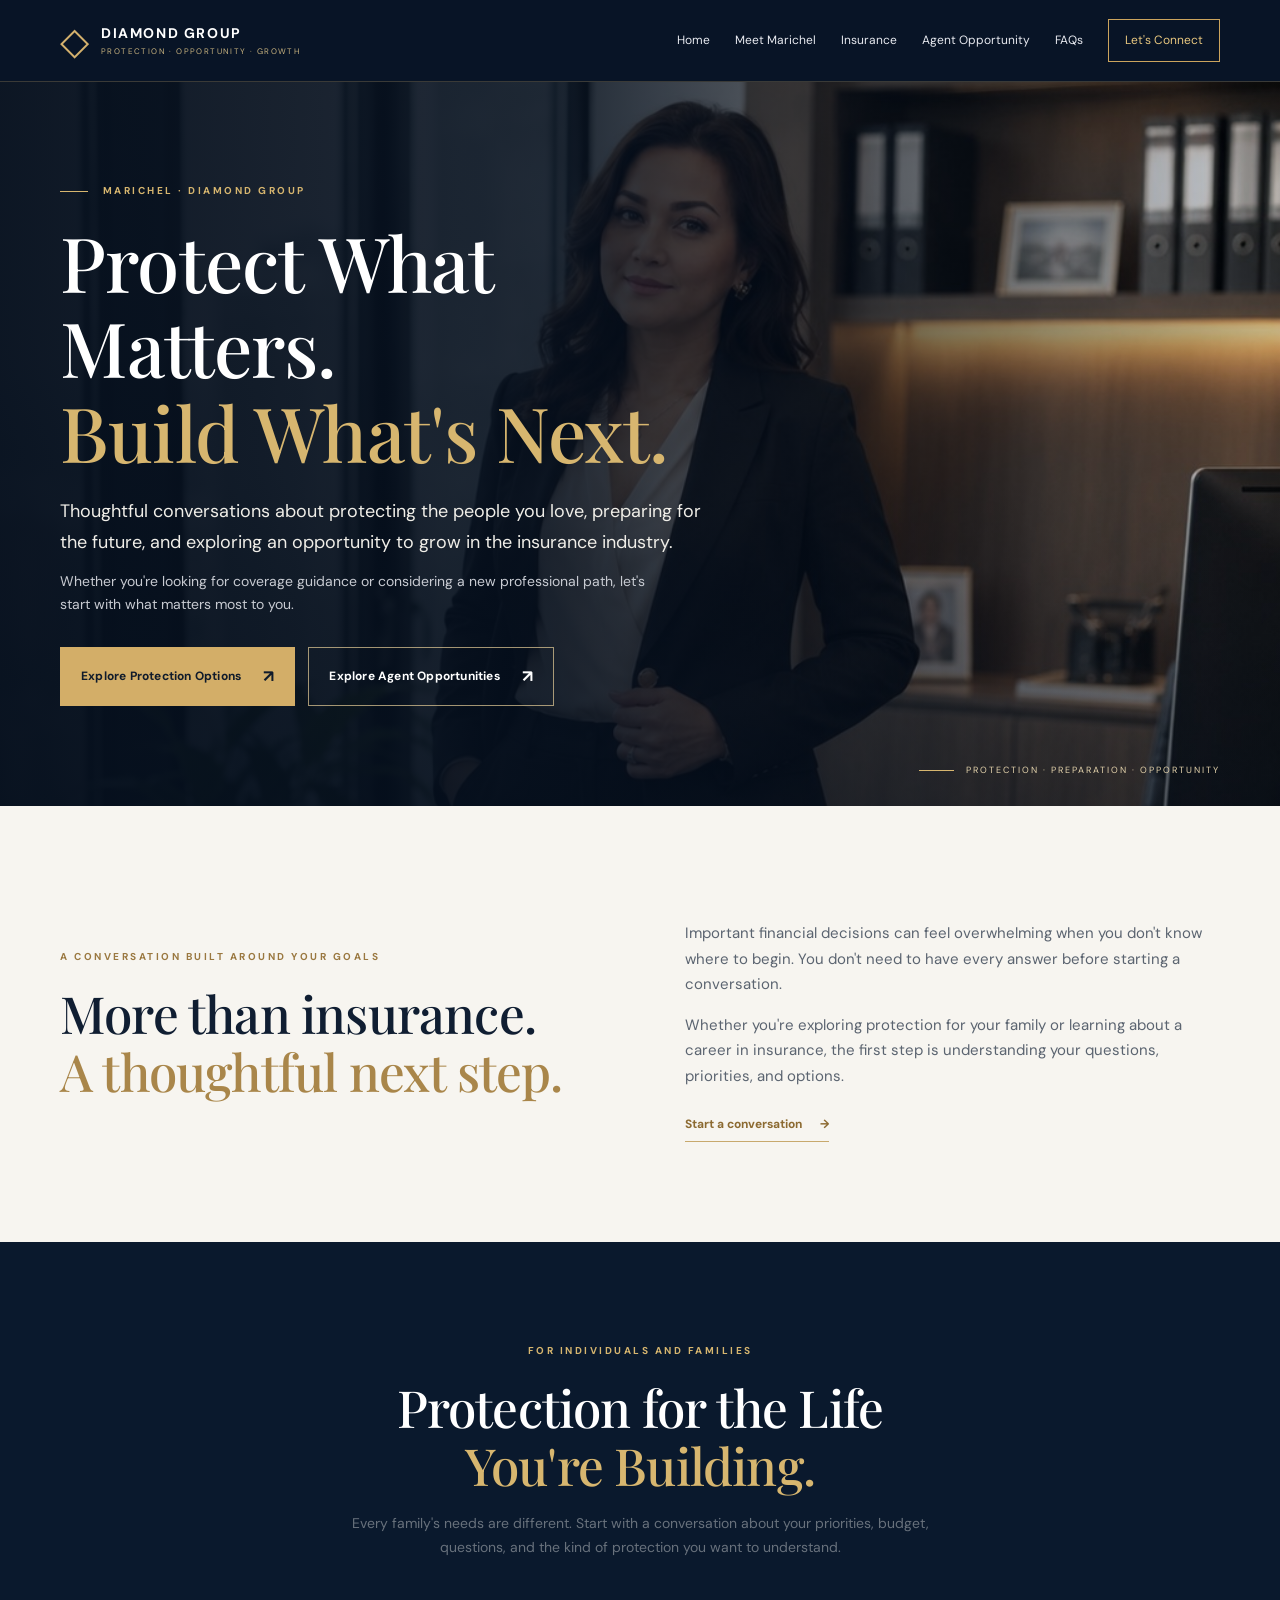
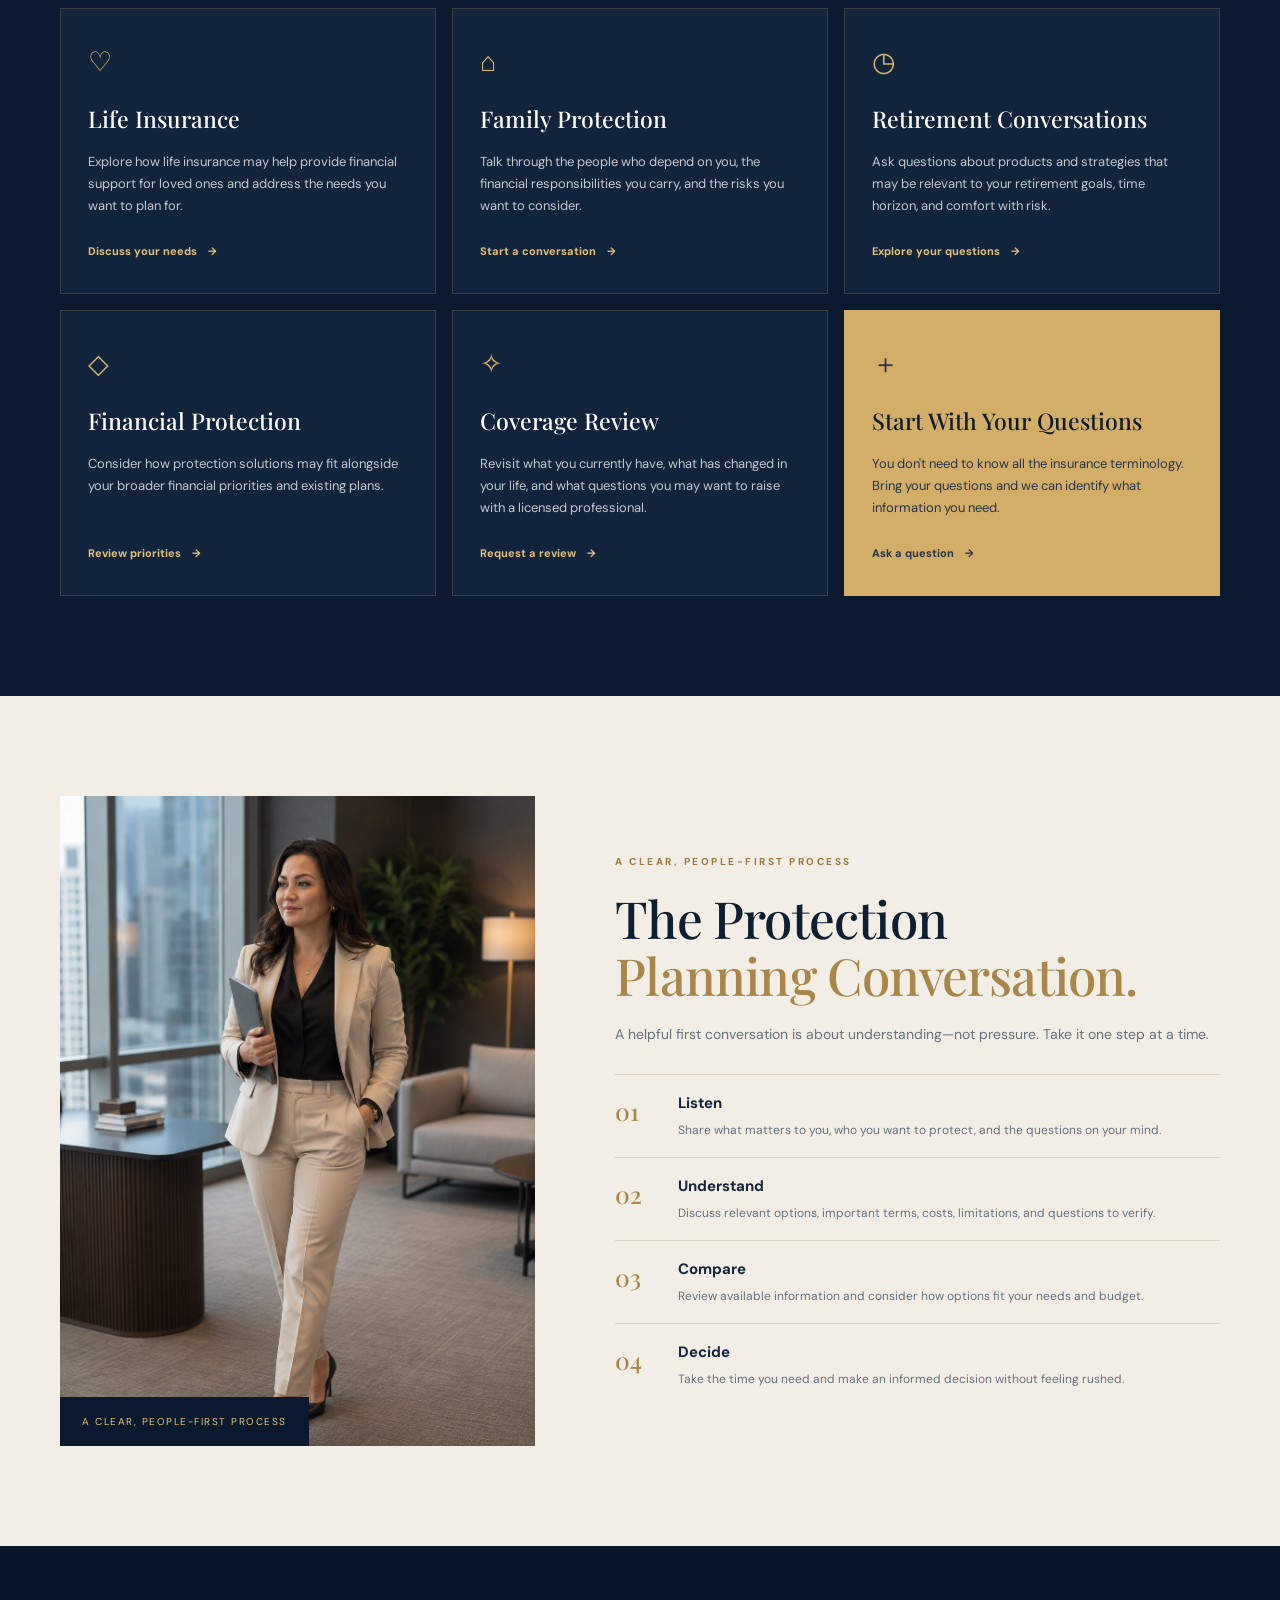
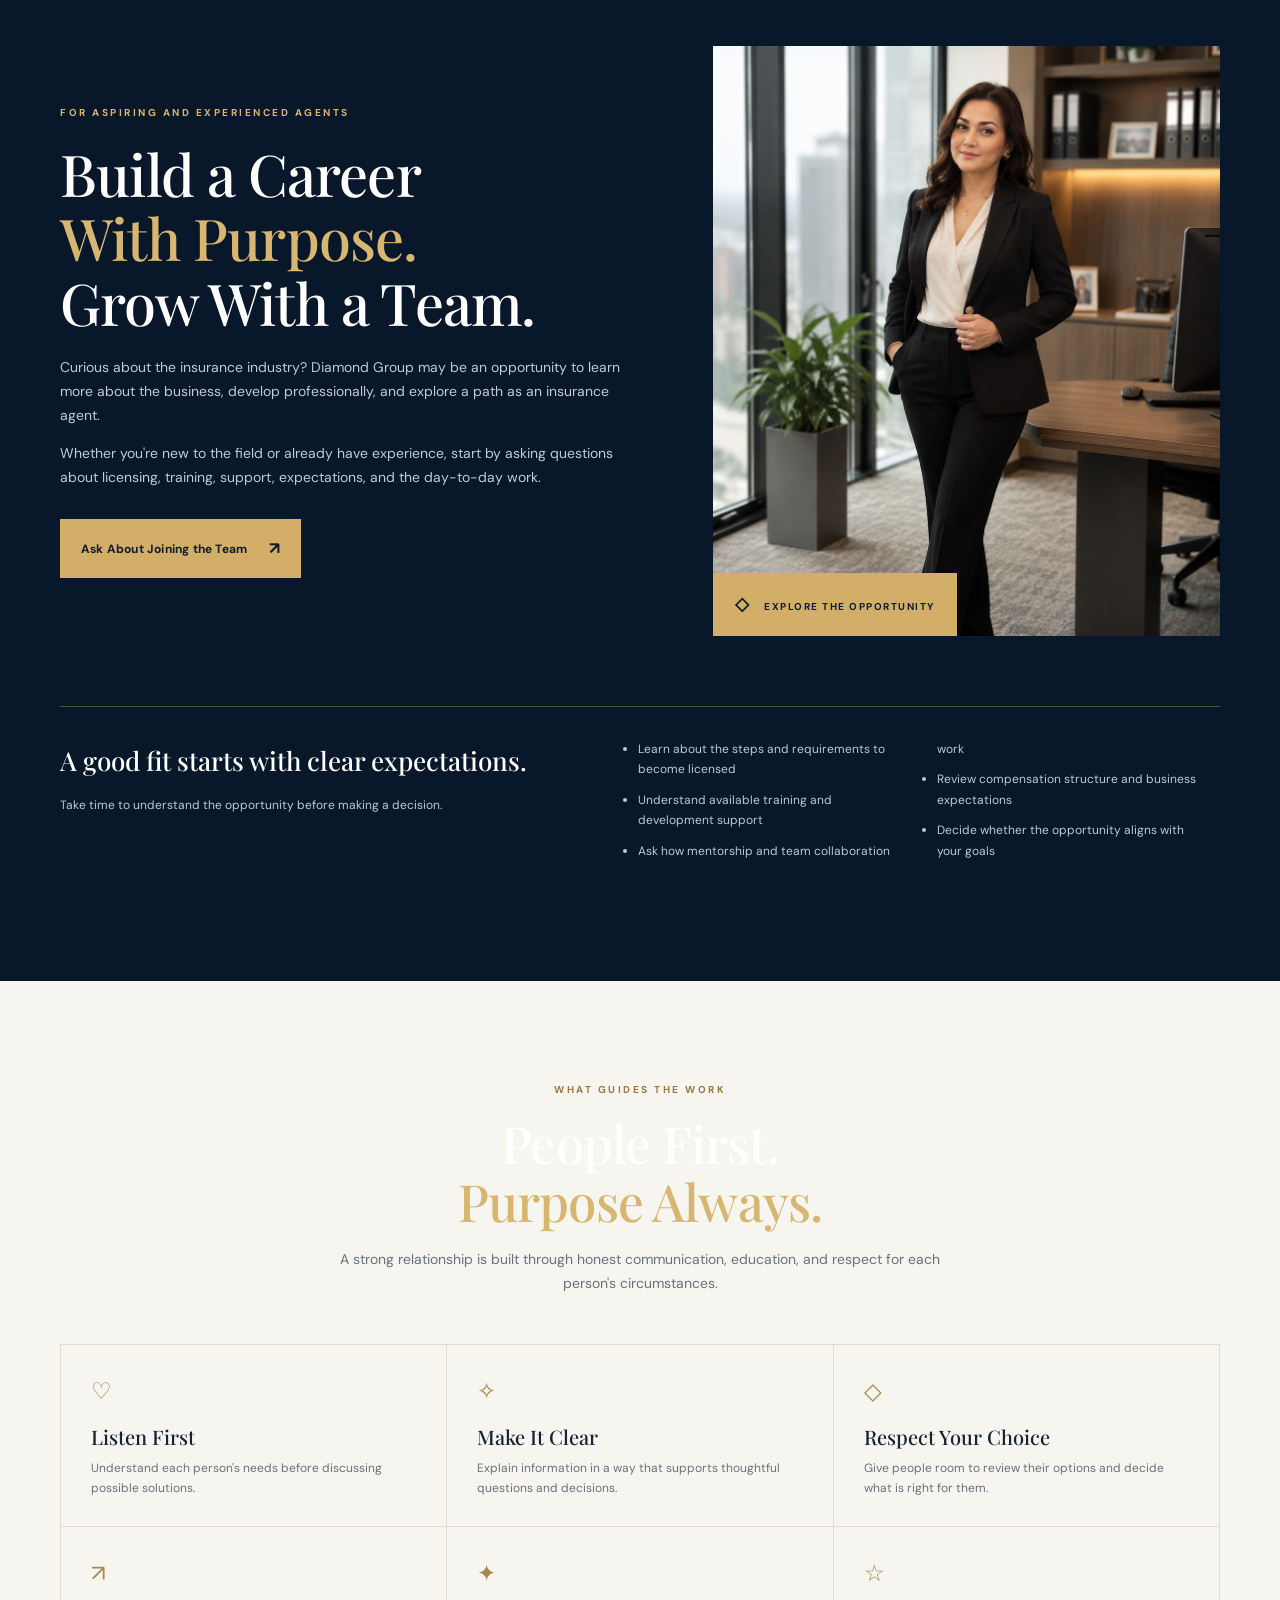
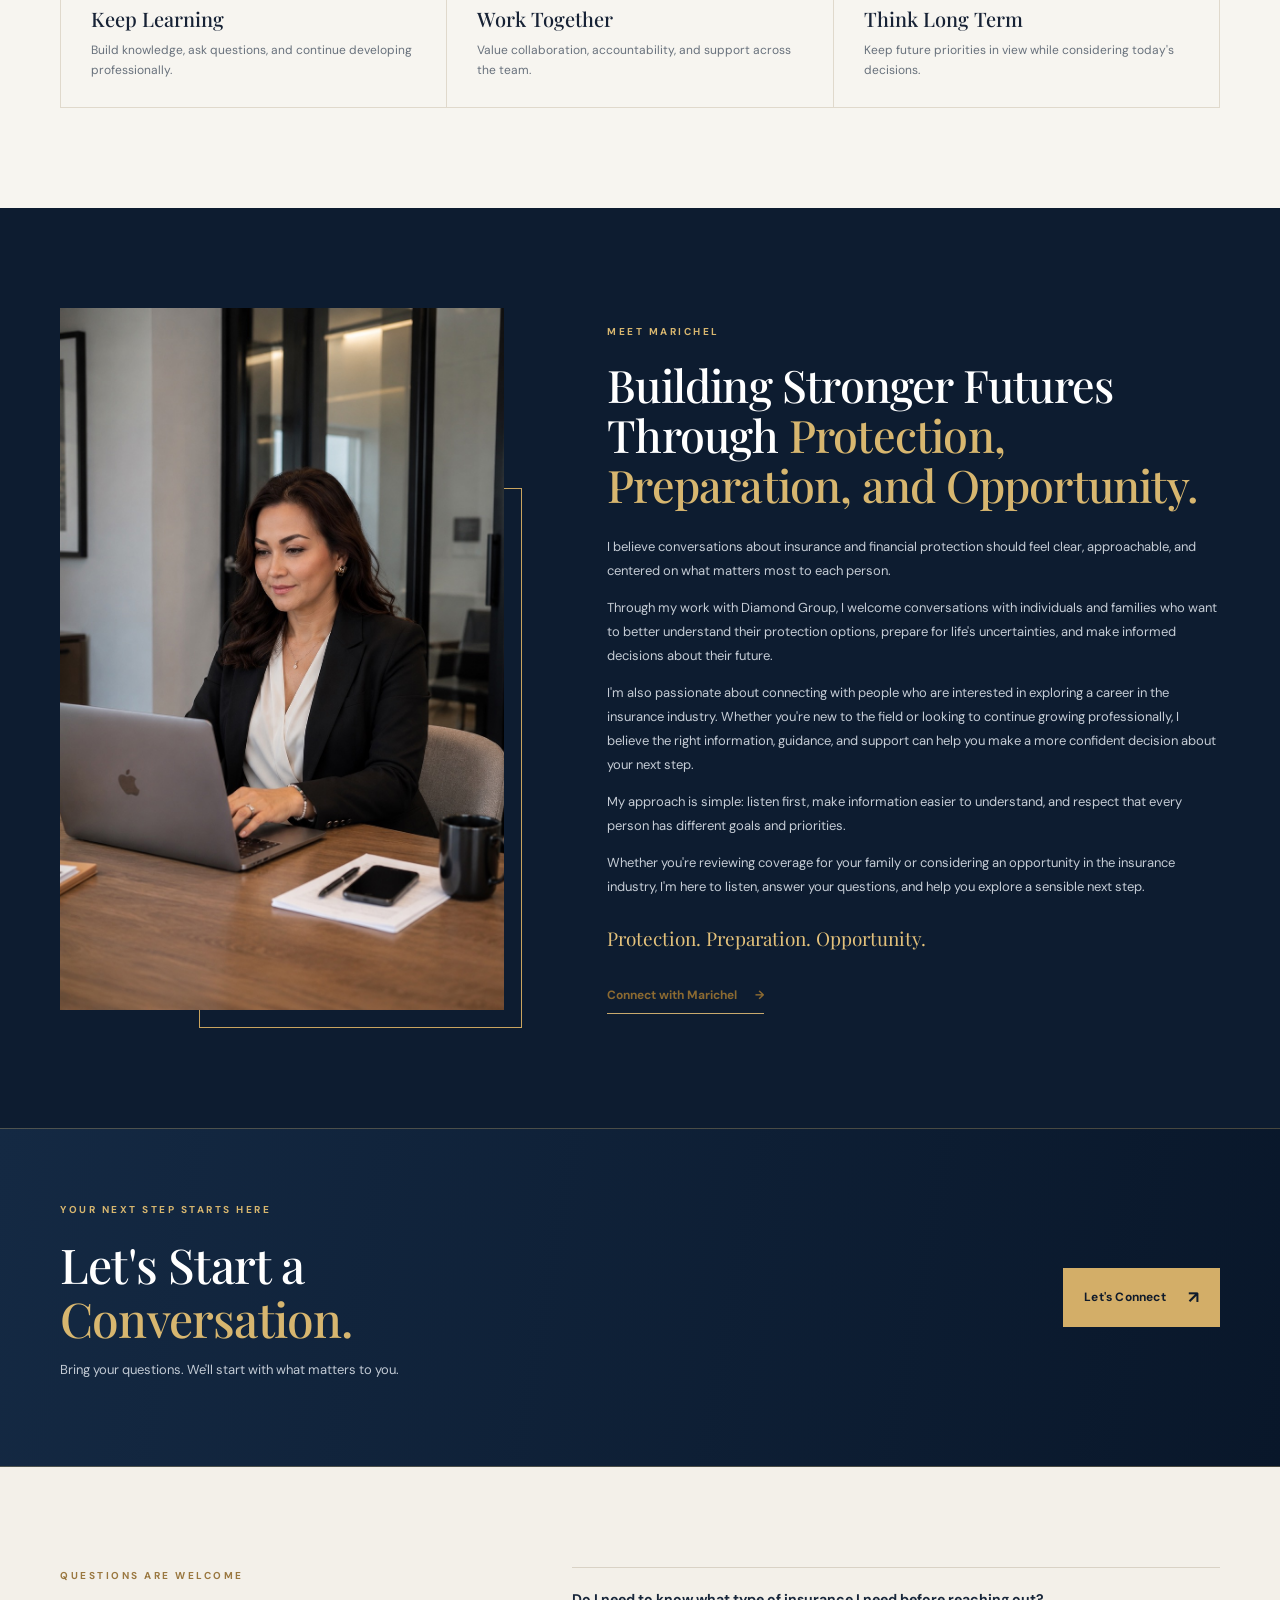
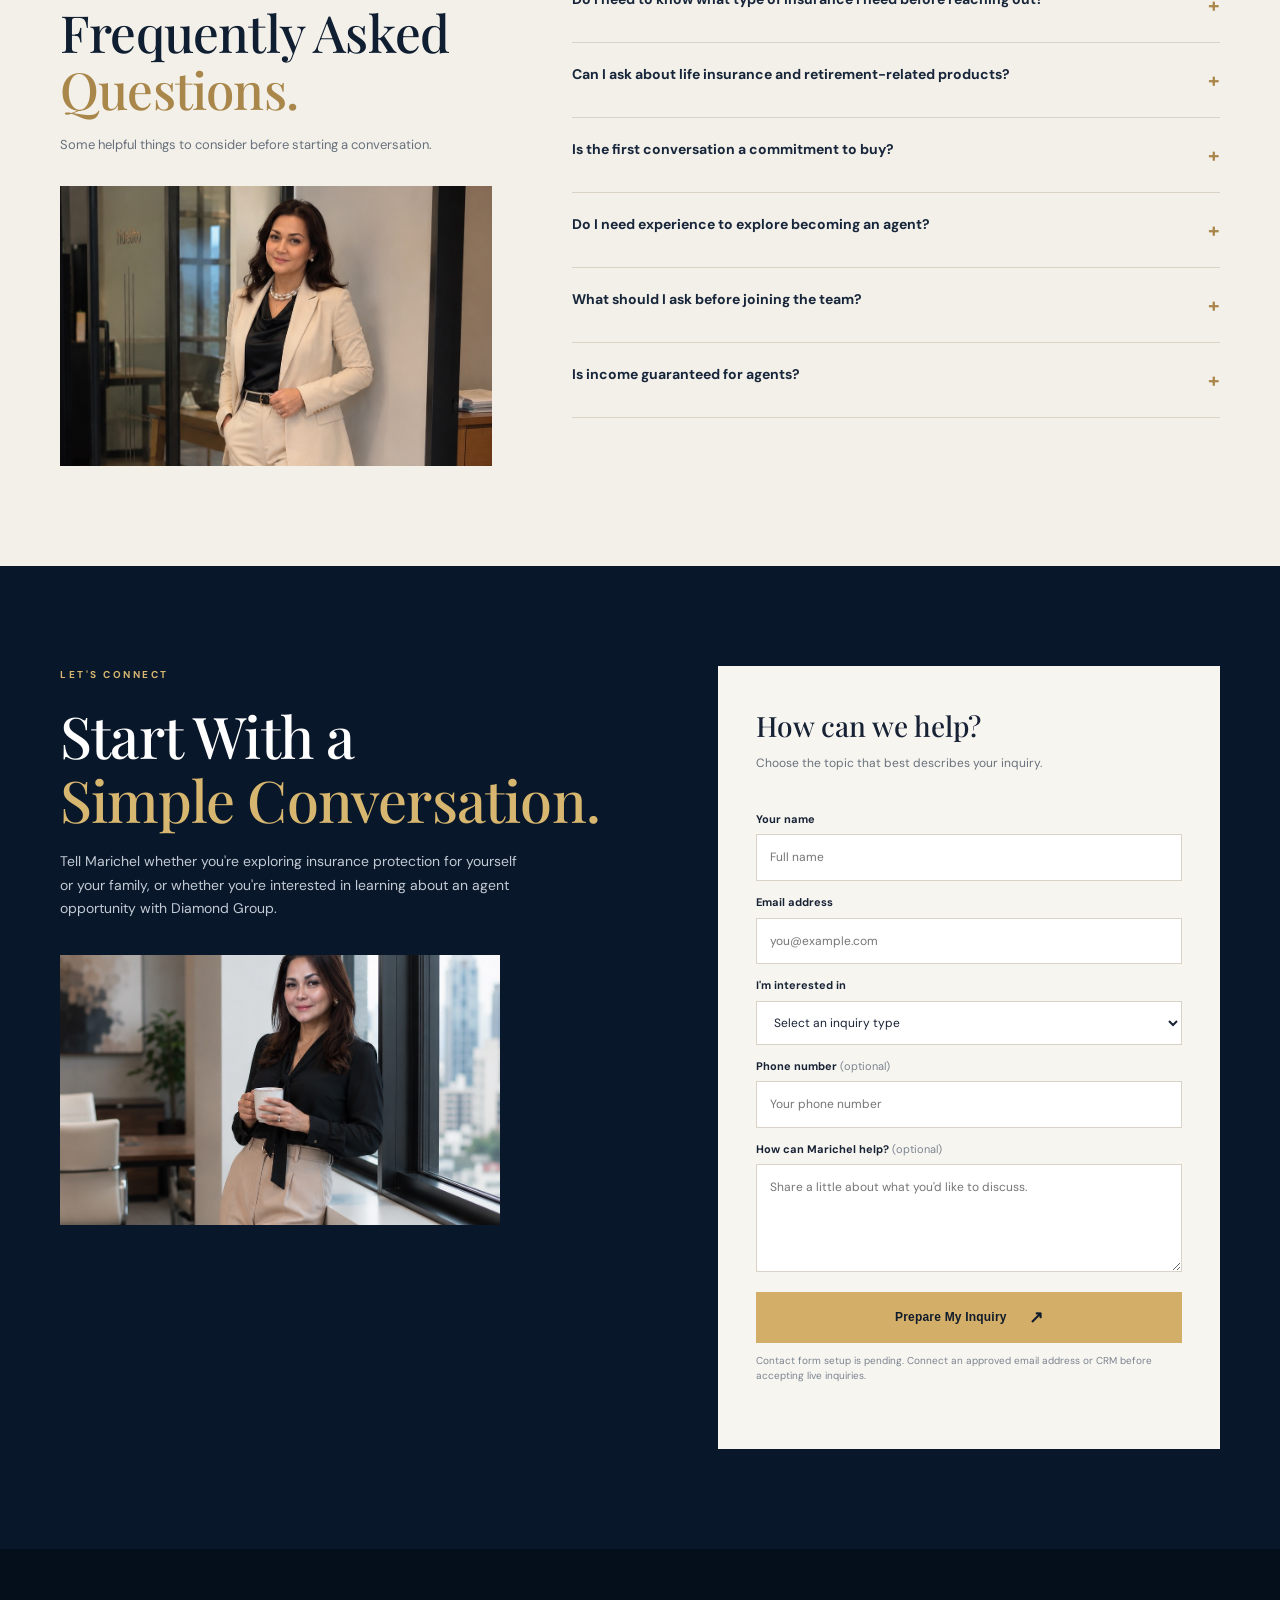
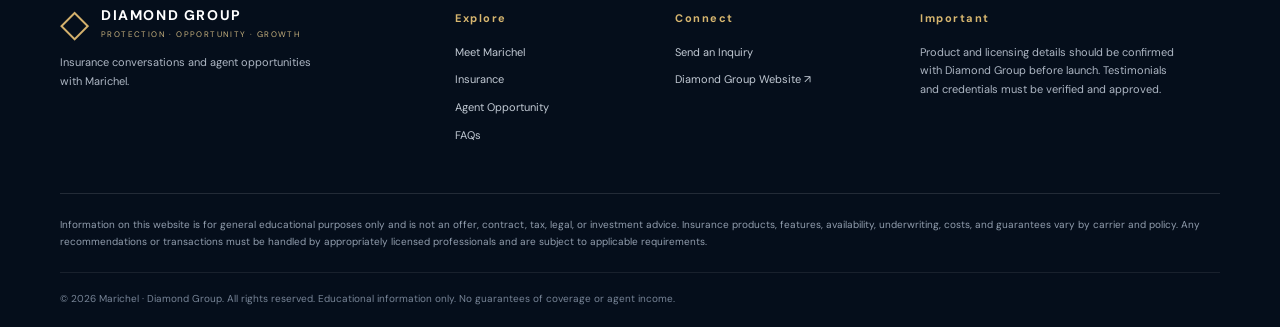
<file: index.html>
<!DOCTYPE html>
<html lang="en">
<head>
  <meta charset="UTF-8">
  <meta name="viewport" content="width=device-width, initial-scale=1.0">
  <meta name="description" content="Explore insurance protection conversations and agent opportunities with Marichel and Diamond Group.">
  <meta name="theme-color" content="#081426">
  <title>Marichel | Diamond Group</title>
  <link rel="preconnect" href="https://fonts.googleapis.com">
  <link rel="preconnect" href="https://fonts.gstatic.com" crossorigin>
  <link href="https://fonts.googleapis.com/css2?family=DM+Sans:wght@400;500;600;700&family=Playfair+Display:wght@500;600;700&display=swap" rel="stylesheet">
  <link rel="stylesheet" href="style.css">
</head>
<body>
  <header class="site-header">
    <a class="brand" href="#home" aria-label="Diamond Group home">
      <span class="brand-mark">◇</span>
      <span class="brand-copy"><strong>DIAMOND GROUP</strong><small>PROTECTION · OPPORTUNITY · GROWTH</small></span>
    </a>
    <button class="menu-toggle" aria-label="Open navigation" aria-expanded="false">☰</button>
    <nav class="main-nav" aria-label="Main navigation">
      <a href="#home">Home</a><a href="#about">Meet Marichel</a><a href="#insurance">Insurance</a>
      <a href="#agents">Agent Opportunity</a><a href="#faqs">FAQs</a><a class="nav-cta" href="#contact">Let's Connect</a>
    </nav>
  </header>

  <main>
    <section class="hero" id="home">
      <div class="hero-shade"></div>
      <div class="hero-content container">
        <p class="eyebrow"><span></span> MARICHEL · DIAMOND GROUP</p>
        <h1>Protect What Matters.<br><em>Build What's Next.</em></h1>
        <p class="hero-lead">Thoughtful conversations about protecting the people you love, preparing for the future, and exploring an opportunity to grow in the insurance industry.</p>
        <p class="hero-sub">Whether you're looking for coverage guidance or considering a new professional path, let's start with what matters most to you.</p>
        <div class="button-row">
          <a class="button button-gold" href="#insurance">Explore Protection Options <span>↗</span></a>
          <a class="button button-outline" href="#agents">Explore Agent Opportunities <span>↗</span></a>
        </div>
      </div>
      <div class="hero-note"><span class="note-line"></span><span>PROTECTION · PREPARATION · OPPORTUNITY</span></div>
    </section>

    <section class="intro-section section-pad">
      <div class="container intro-grid">
        <div><p class="eyebrow dark">A CONVERSATION BUILT AROUND YOUR GOALS</p><h2>More than insurance.<br><em>A thoughtful next step.</em></h2></div>
        <div class="intro-copy"><p>Important financial decisions can feel overwhelming when you don't know where to begin. You don't need to have every answer before starting a conversation.</p><p>Whether you're exploring protection for your family or learning about a career in insurance, the first step is understanding your questions, priorities, and options.</p><a class="text-link" href="#contact">Start a conversation <span>→</span></a></div>
      </div>
    </section>

    <section class="insurance-section section-pad" id="insurance">
      <div class="container">
        <div class="section-heading centered"><p class="eyebrow">FOR INDIVIDUALS AND FAMILIES</p><h2>Protection for the Life<br><em>You're Building.</em></h2><p>Every family's needs are different. Start with a conversation about your priorities, budget, questions, and the kind of protection you want to understand.</p></div>
        <div class="service-grid">
          <article class="service-card"><span class="service-icon">♡</span><h3>Life Insurance</h3><p>Explore how life insurance may help provide financial support for loved ones and address the needs you want to plan for.</p><a href="#contact">Discuss your needs <span>→</span></a></article>
          <article class="service-card"><span class="service-icon">⌂</span><h3>Family Protection</h3><p>Talk through the people who depend on you, the financial responsibilities you carry, and the risks you want to consider.</p><a href="#contact">Start a conversation <span>→</span></a></article>
          <article class="service-card"><span class="service-icon">◷</span><h3>Retirement Conversations</h3><p>Ask questions about products and strategies that may be relevant to your retirement goals, time horizon, and comfort with risk.</p><a href="#contact">Explore your questions <span>→</span></a></article>
          <article class="service-card"><span class="service-icon">◇</span><h3>Financial Protection</h3><p>Consider how protection solutions may fit alongside your broader financial priorities and existing plans.</p><a href="#contact">Review priorities <span>→</span></a></article>
          <article class="service-card"><span class="service-icon">✧</span><h3>Coverage Review</h3><p>Revisit what you currently have, what has changed in your life, and what questions you may want to raise with a licensed professional.</p><a href="#contact">Request a review <span>→</span></a></article>
          <article class="service-card service-card-dark"><span class="service-icon">＋</span><h3>Start With Your Questions</h3><p>You don't need to know all the insurance terminology. Bring your questions and we can identify what information you need.</p><a href="#contact">Ask a question <span>→</span></a></article>
        </div>
      </div>
    </section>

    <section class="process-section section-pad">
      <div class="container process-layout">
        <div class="process-photo"><img src="assets/marichel-cream-tablet.jpeg" alt="Marichel standing in a modern office holding a tablet"><div class="photo-caption">A clear, people-first process</div></div>
        <div class="process-content"><p class="eyebrow dark">A CLEAR, PEOPLE-FIRST PROCESS</p><h2>The Protection<br><em>Planning Conversation.</em></h2><p class="section-intro">A helpful first conversation is about understanding—not pressure. Take it one step at a time.</p>
          <div class="steps">
            <div class="step"><b>01</b><div><h3>Listen</h3><p>Share what matters to you, who you want to protect, and the questions on your mind.</p></div></div>
            <div class="step"><b>02</b><div><h3>Understand</h3><p>Discuss relevant options, important terms, costs, limitations, and questions to verify.</p></div></div>
            <div class="step"><b>03</b><div><h3>Compare</h3><p>Review available information and consider how options fit your needs and budget.</p></div></div>
            <div class="step"><b>04</b><div><h3>Decide</h3><p>Take the time you need and make an informed decision without feeling rushed.</p></div></div>
          </div>
        </div>
      </div>
    </section>

    <section class="agent-section section-pad" id="agents">
      <div class="container agent-grid">
        <div class="agent-copy"><p class="eyebrow">FOR ASPIRING AND EXPERIENCED AGENTS</p><h2>Build a Career<br><em>With Purpose.</em><br>Grow With a Team.</h2><p>Curious about the insurance industry? Diamond Group may be an opportunity to learn more about the business, develop professionally, and explore a path as an insurance agent.</p><p>Whether you're new to the field or already have experience, start by asking questions about licensing, training, support, expectations, and the day-to-day work.</p><a class="button button-gold" href="#contact">Ask About Joining the Team <span>↗</span></a></div>
        <div class="agent-image-wrap"><img src="assets/marichel-black-suit.jpeg" alt="Marichel standing confidently in a modern office"><div class="agent-image-label"><span>◇</span> EXPLORE THE OPPORTUNITY</div></div>
      </div>
      <div class="container opportunity-points"><div><h3>A good fit starts with clear expectations.</h3><p>Take time to understand the opportunity before making a decision.</p></div><ul><li>Learn about the steps and requirements to become licensed</li><li>Understand available training and development support</li><li>Ask how mentorship and team collaboration work</li><li>Review compensation structure and business expectations</li><li>Decide whether the opportunity aligns with your goals</li></ul></div>
    </section>

    <section class="values-section section-pad">
      <div class="container"><div class="section-heading centered"><p class="eyebrow dark">WHAT GUIDES THE WORK</p><h2>People First.<br><em>Purpose Always.</em></h2><p>A strong relationship is built through honest communication, education, and respect for each person's circumstances.</p></div>
        <div class="values-grid">
          <article><span>♡</span><h3>Listen First</h3><p>Understand each person's needs before discussing possible solutions.</p></article>
          <article><span>✧</span><h3>Make It Clear</h3><p>Explain information in a way that supports thoughtful questions and decisions.</p></article>
          <article><span>◇</span><h3>Respect Your Choice</h3><p>Give people room to review their options and decide what is right for them.</p></article>
          <article><span>↗</span><h3>Keep Learning</h3><p>Build knowledge, ask questions, and continue developing professionally.</p></article>
          <article><span>✦</span><h3>Work Together</h3><p>Value collaboration, accountability, and support across the team.</p></article>
          <article><span>☆</span><h3>Think Long Term</h3><p>Keep future priorities in view while considering today's decisions.</p></article>
        </div>
      </div>
    </section>

    <section class="about-section section-pad" id="about">
      <div class="container about-grid">
        <div class="about-image"><img src="assets/marichel-working.jpeg" alt="Marichel working at her laptop in a modern office"><div class="about-image-accent"></div></div>
        <div class="about-copy"><p class="eyebrow">MEET MARICHEL</p><h2>Building Stronger Futures Through <em>Protection, Preparation, and Opportunity.</em></h2>
          <p>I believe conversations about insurance and financial protection should feel clear, approachable, and centered on what matters most to each person.</p>
          <p>Through my work with Diamond Group, I welcome conversations with individuals and families who want to better understand their protection options, prepare for life's uncertainties, and make informed decisions about their future.</p>
          <p>I'm also passionate about connecting with people who are interested in exploring a career in the insurance industry. Whether you're new to the field or looking to continue growing professionally, I believe the right information, guidance, and support can help you make a more confident decision about your next step.</p>
          <p>My approach is simple: listen first, make information easier to understand, and respect that every person has different goals and priorities.</p>
          <p>Whether you're reviewing coverage for your family or considering an opportunity in the insurance industry, I'm here to listen, answer your questions, and help you explore a sensible next step.</p>
          <p class="signature-line">Protection. Preparation. Opportunity.</p><a class="text-link" href="#contact">Connect with Marichel <span>→</span></a>
        </div>
      </div>
    </section>

    <section class="connect-banner">
      <div class="container connect-inner"><div><p class="eyebrow">YOUR NEXT STEP STARTS HERE</p><h2>Let's Start a<br><em>Conversation.</em></h2><p>Bring your questions. We'll start with what matters to you.</p></div><a class="button button-gold" href="#contact">Let's Connect <span>↗</span></a></div>
    </section>

    <section class="faq-section section-pad" id="faqs">
      <div class="container faq-layout"><div><p class="eyebrow dark">QUESTIONS ARE WELCOME</p><h2>Frequently Asked<br><em>Questions.</em></h2><p>Some helpful things to consider before starting a conversation.</p><img class="faq-photo" src="assets/marichel-cream-pearl.jpeg" alt="Marichel in a cream suit in an office"></div>
        <div class="faq-list">
          <details><summary>Do I need to know what type of insurance I need before reaching out?</summary><p>No. You can start with your questions, your priorities, and what you hope to protect. A licensed professional can help explain relevant options and limitations.</p></details>
          <details><summary>Can I ask about life insurance and retirement-related products?</summary><p>Yes. You can share what you want to understand. Product availability, suitability, costs, risks, and guarantees vary, so details should be reviewed with the appropriately licensed professional.</p></details>
          <details><summary>Is the first conversation a commitment to buy?</summary><p>No. An initial conversation can be an opportunity to ask questions and understand whether you want to explore further.</p></details>
          <details><summary>Do I need experience to explore becoming an agent?</summary><p>You can ask about the path even if you are new to the industry. Licensing requirements, training, qualifications, and business expectations should be discussed before making a decision.</p></details>
          <details><summary>What should I ask before joining the team?</summary><p>Ask about licensing, training, supervision, support, compensation, expenses, lead generation, and what a typical working week looks like. Make sure you understand the terms before committing.</p></details>
          <details><summary>Is income guaranteed for agents?</summary><p>No income or results are guaranteed. Earnings, if any, can vary based on licensing, effort, experience, business conditions, and the applicable compensation arrangement.</p></details>
        </div>
      </div>
    </section>

    <section class="contact-section section-pad" id="contact">
      <div class="container contact-grid"><div><p class="eyebrow">LET'S CONNECT</p><h2>Start With a<br><em>Simple Conversation.</em></h2><p>Tell Marichel whether you're exploring insurance protection for yourself or your family, or whether you're interested in learning about an agent opportunity with Diamond Group.</p><div class="contact-photo"><img src="assets/marichel-casual-office.jpeg" alt="Marichel standing by a modern office window"></div></div>
        <div class="contact-panel"><h3>How can we help?</h3><p>Choose the topic that best describes your inquiry.</p>
          <!-- Connect this form to an approved email/CRM endpoint before publishing. Do not collect SMS consent until the compliant consent flow is implemented. -->
          <form id="inquiry-form">
            <label for="name">Your name</label><input id="name" name="name" type="text" placeholder="Full name" required>
            <label for="email">Email address</label><input id="email" name="email" type="email" placeholder="you@example.com" required>
            <label for="topic">I'm interested in</label><select id="topic" name="topic" required><option value="">Select an inquiry type</option><option>Insurance protection</option><option>Agent opportunity</option><option>General question</option></select>
            <label for="phone">Phone number <span>(optional)</span></label><input id="phone" name="phone" type="tel" placeholder="Your phone number">
            <label for="message">How can Marichel help? <span>(optional)</span></label><textarea id="message" name="message" rows="4" placeholder="Share a little about what you'd like to discuss."></textarea>
            <button class="button button-gold submit-button" type="submit">Prepare My Inquiry <span>↗</span></button>
            <p class="form-note">Contact form setup is pending. Connect an approved email address or CRM before accepting live inquiries.</p>
            <p class="form-status" id="form-status" role="status" aria-live="polite"></p>
          </form>
        </div>
      </div>
    </section>
  </main>

  <footer class="site-footer"><div class="container footer-grid"><div><a class="brand footer-brand" href="#home"><span class="brand-mark">◇</span><span class="brand-copy"><strong>DIAMOND GROUP</strong><small>PROTECTION · OPPORTUNITY · GROWTH</small></span></a><p>Insurance conversations and agent opportunities with Marichel.</p></div><div><h4>Explore</h4><a href="#about">Meet Marichel</a><a href="#insurance">Insurance</a><a href="#agents">Agent Opportunity</a><a href="#faqs">FAQs</a></div><div><h4>Connect</h4><a href="#contact">Send an Inquiry</a><a href="https://dmdagents.com/" target="_blank" rel="noopener">Diamond Group Website ↗</a></div><div><h4>Important</h4><p>Product and licensing details should be confirmed with Diamond Group before launch. Testimonials and credentials must be verified and approved.</p></div></div>
    <div class="container footer-disclaimer">Information on this website is for general educational purposes only and is not an offer, contract, tax, legal, or investment advice. Insurance products, features, availability, underwriting, costs, and guarantees vary by carrier and policy. Any recommendations or transactions must be handled by appropriately licensed professionals and are subject to applicable requirements.</div>
    <div class="container copyright">© <span id="year"></span> Marichel · Diamond Group. All rights reserved. Educational information only. No guarantees of coverage or agent income.</div>
  </footer>
  <script src="script.js"></script>
</body>
</html>
</file>
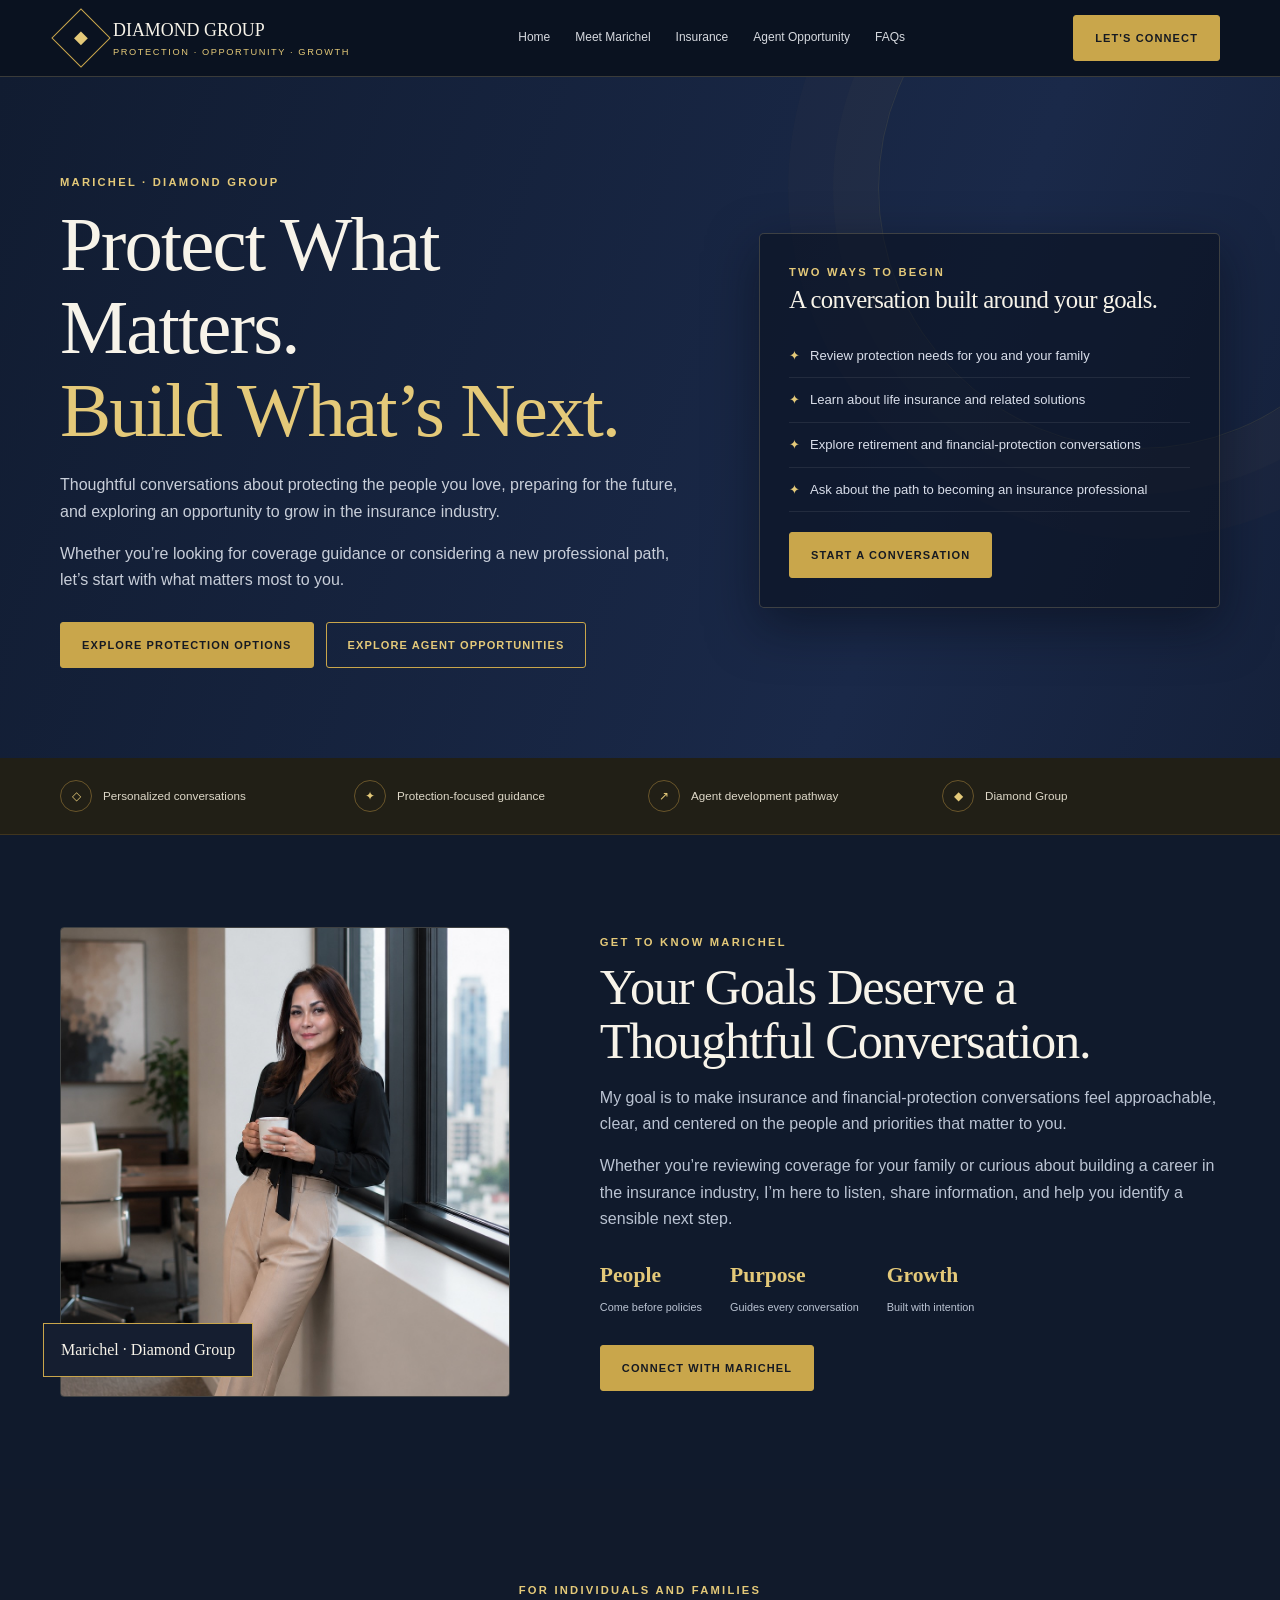
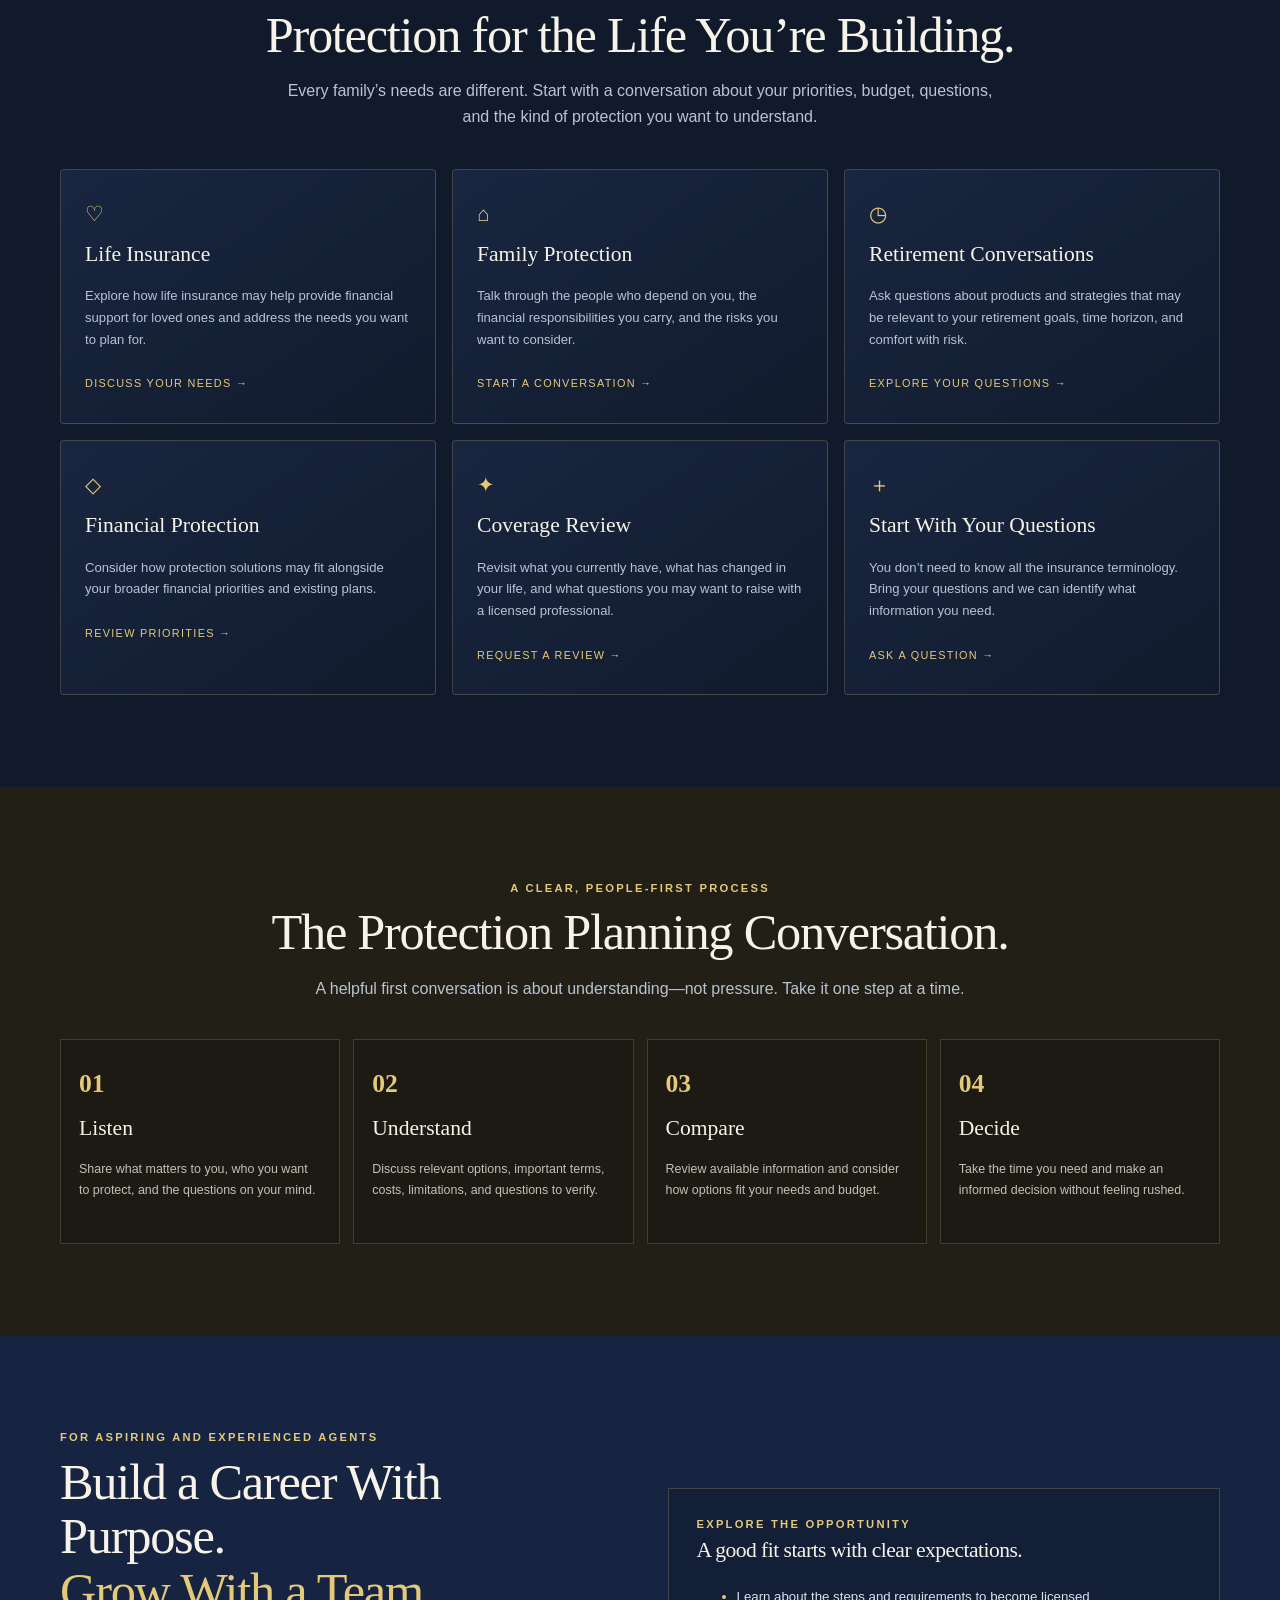
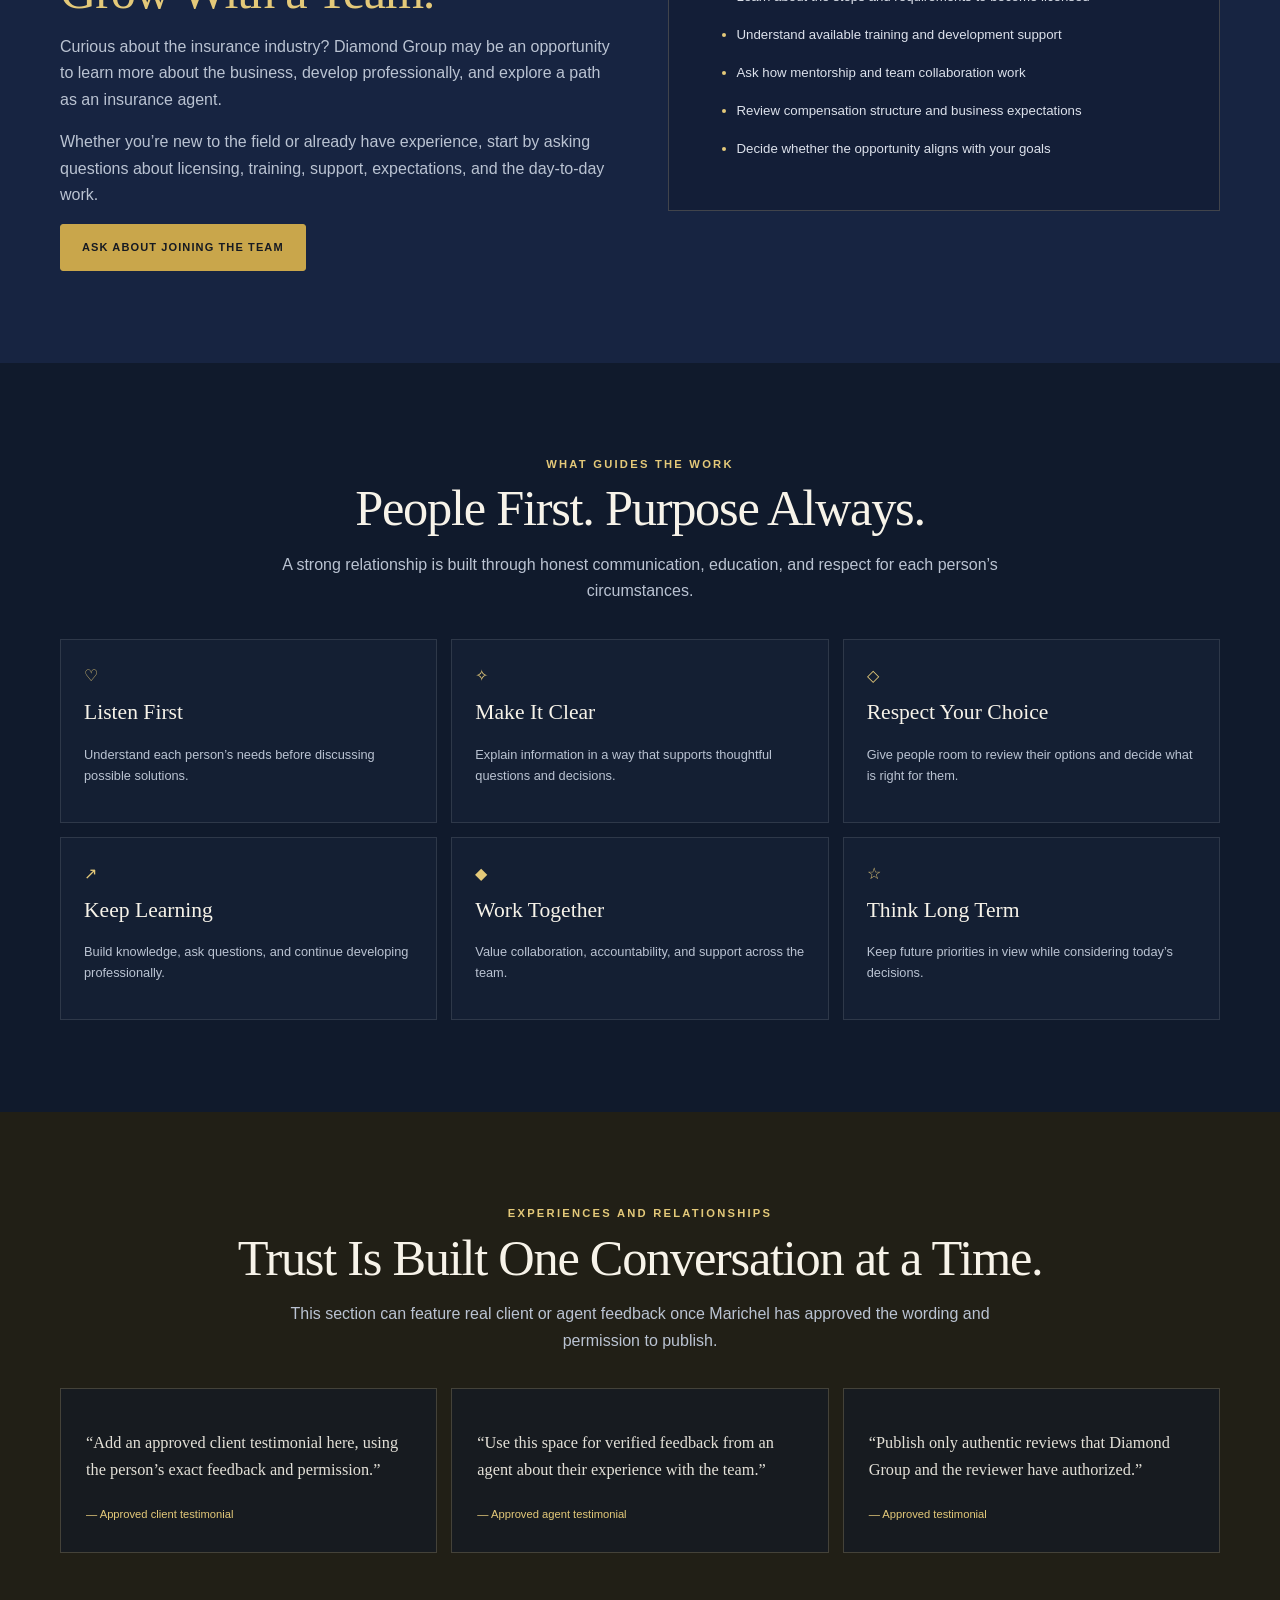
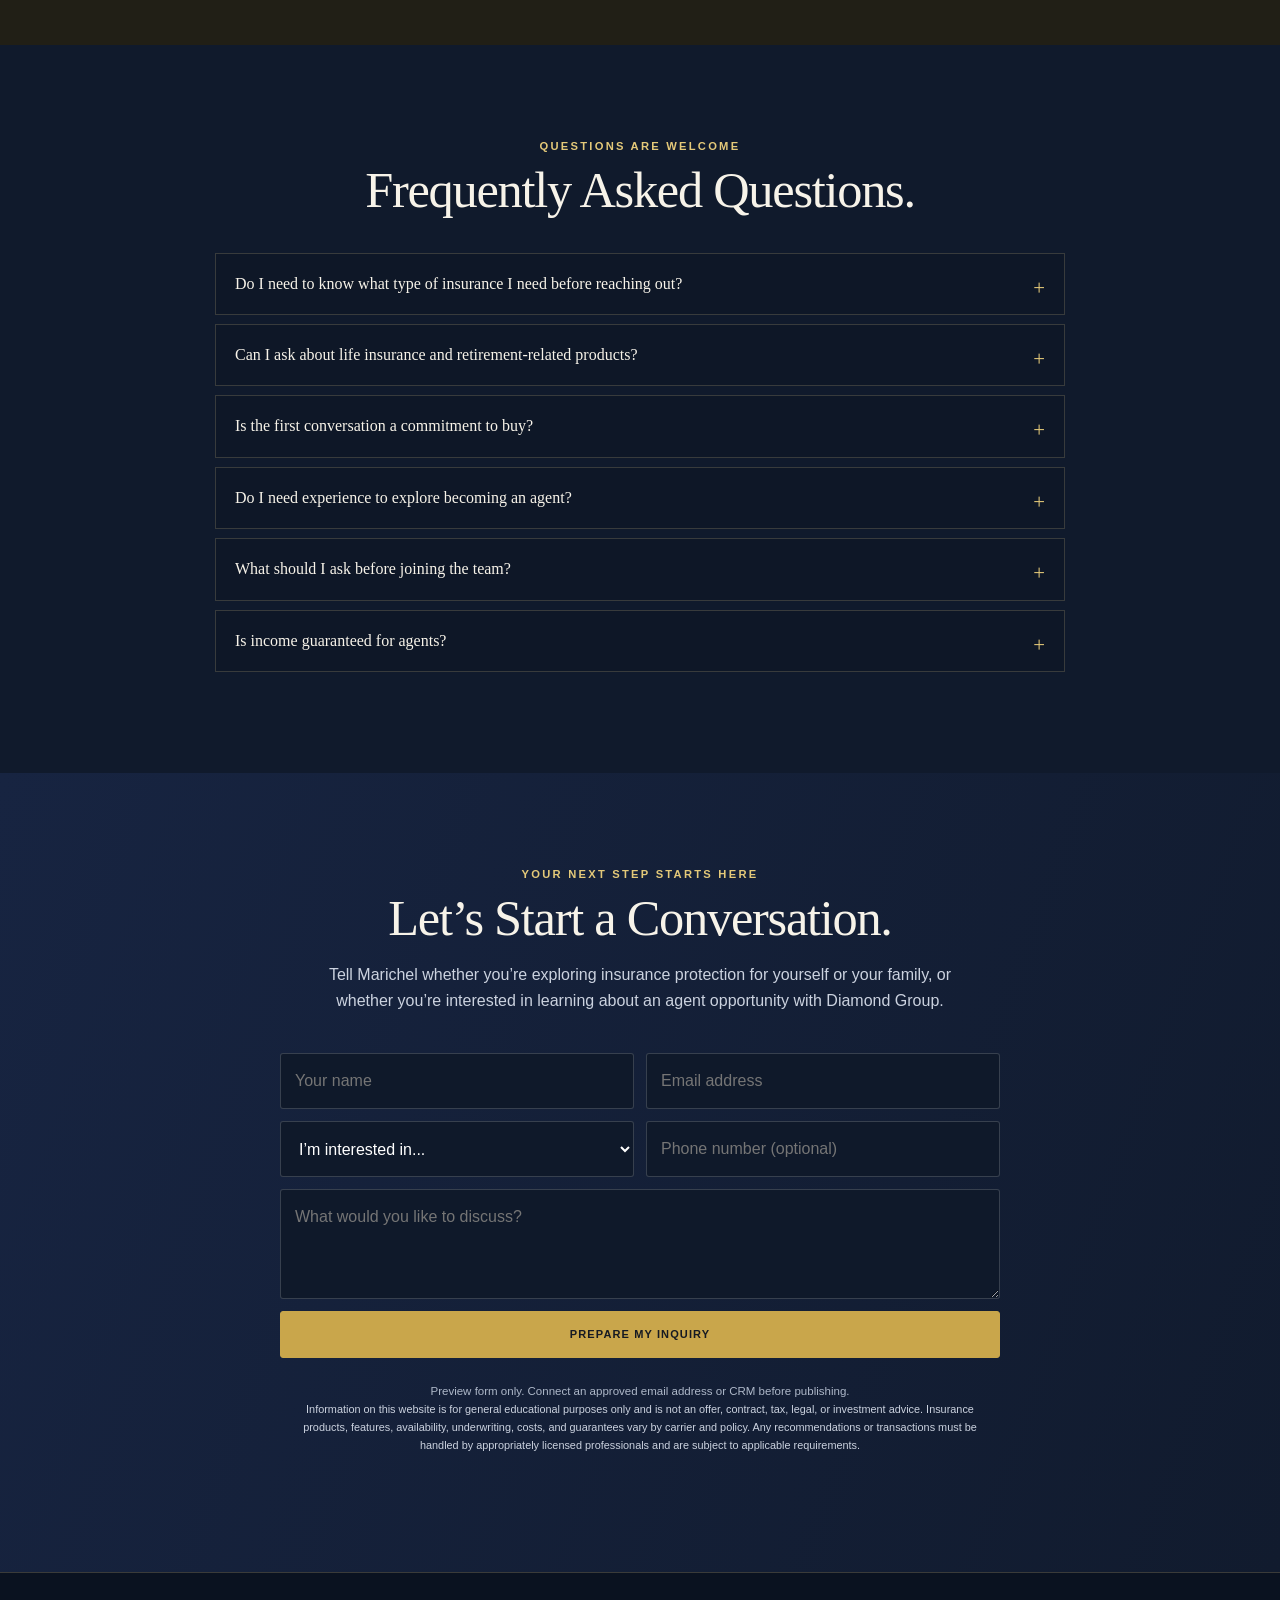
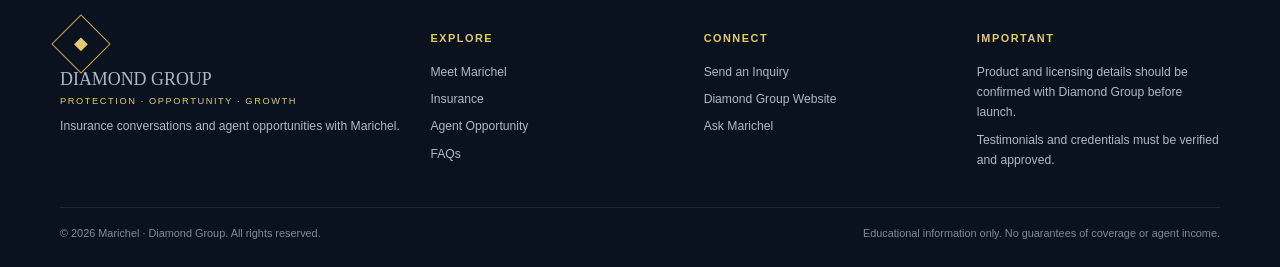
<file: marichel_diamond_group_insurance.html>
<!DOCTYPE html>
<html lang="en">
<head>
<meta charset="UTF-8">
<meta name="viewport" content="width=device-width, initial-scale=1.0">
<meta name="description" content="Explore insurance protection conversations and agent opportunities with Marichel and Diamond Group.">
<title>Marichel | Diamond Group</title>
<style>
:root {
 --site-primary:#172441;
 --site-on-primary:#f8f5ed;
 --site-secondary:#211f16;
 --site-on-secondary:#f8f5ed;
 --site-background:#0e1728;
 --site-on-background:#f7f3e9;
 --site-font-body:Inter,Arial,sans-serif;
 --site-font-heading:Georgia,'Times New Roman',serif;
 --site-heading-scale:1;
 --site-spacing-scale:1;
 --site-radius-scale:1;
 --site-decoration-opacity:1;
 --gold:#c9a64b;
 --gold-light:#e4c979;
 --muted:#bac3d2;
 --line:rgba(226,205,147,.22);
 --panel:#17233a;
}
*{box-sizing:border-box}
html{scroll-behavior:smooth}
body{margin:0;background:var(--site-background);color:var(--site-on-background);font-family:var(--site-font-body);line-height:1.65}
#app{min-height:100vh;width:100%;background-color:var(--site-background);color:var(--site-on-background);border-radius:0}
a{color:inherit;text-decoration:none}
button,input,select,textarea{font:inherit}
.wrap{width:min(1160px,calc(100% - 44px));margin:auto}
.eyebrow{color:var(--gold-light);font-size:.7rem;letter-spacing:.2em;text-transform:uppercase;font-weight:700}
.serif{font-family:var(--site-font-heading);font-weight:500;line-height:1.08;letter-spacing:-.025em}
h1{font-size:calc(clamp(2.65rem,6vw,5.1rem)*var(--site-heading-scale));margin:.8rem 0 1.2rem}
h2{font-size:calc(clamp(2rem,4vw,3.15rem)*var(--site-heading-scale));margin:.5rem 0 1rem}
h3{font-family:var(--site-font-heading);font-size:1.35rem;font-weight:500;margin:.35rem 0}
.muted{color:var(--muted)} .gold{color:var(--gold-light)}
.btn{display:inline-flex;align-items:center;justify-content:center;padding:calc(13px*var(--site-spacing-scale)) calc(21px*var(--site-spacing-scale));border:1px solid var(--gold);background:var(--gold);color:#161a22;text-transform:uppercase;letter-spacing:.1em;font-size:.69rem;font-weight:800;border-radius:calc(3px*var(--site-radius-scale));transition:.2s;cursor:pointer}
.btn:hover{background:var(--gold-light);transform:translateY(-2px)}.btn.outline{background:transparent;color:var(--gold-light)}
header{position:sticky;top:0;z-index:10;background:rgba(11,19,33,.96);backdrop-filter:blur(12px);border-bottom:1px solid var(--line)}
.nav{height:76px;display:flex;align-items:center;justify-content:space-between;gap:20px}
.brand{display:flex;align-items:center;gap:11px}.brand-mark{width:42px;height:42px;border:1px solid var(--gold);display:grid;place-items:center;color:var(--gold-light);font-family:Georgia;font-size:1.1rem;transform:rotate(45deg)}.brand-mark span{transform:rotate(-45deg)}
.brand strong{display:block;font-family:var(--site-font-heading);font-size:1.12rem;font-weight:500}.brand small{display:block;color:var(--gold-light);font-size:.58rem;letter-spacing:.17em;text-transform:uppercase}
.navlinks{display:flex;align-items:center;gap:25px;font-size:.75rem;color:#d6d9df}.navlinks a:hover{color:var(--gold-light)}.menu{display:none;background:none;border:1px solid var(--line);color:white;padding:8px 11px}
.hero{position:relative;overflow:hidden;background:linear-gradient(110deg,#111c31 0%,#1a2949 70%,#15213b 100%);padding:96px 0 90px}
.hero:after{content:'';position:absolute;right:-120px;top:-150px;width:520px;height:520px;border:1px solid rgba(201,166,75,.13);border-radius:50%;box-shadow:0 0 0 45px rgba(201,166,75,.025),0 0 0 90px rgba(201,166,75,.02);pointer-events:none;opacity:var(--site-decoration-opacity)}
.hero-grid{display:grid;grid-template-columns:1.1fr .8fr;gap:65px;align-items:center;position:relative;z-index:1}.hero p{max-width:650px;color:#c8ced9;font-size:1rem}.hero h1 span{color:var(--gold-light)}
.hero-actions{display:flex;gap:12px;flex-wrap:wrap;margin-top:28px}.hero-card{background:rgba(10,17,30,.58);border:1px solid var(--line);padding:29px;border-radius:5px;box-shadow:0 18px 50px #050a1480}.hero-card h3{font-size:1.55rem}.checklist{list-style:none;padding:0;margin:20px 0}.checklist li{padding:11px 0;border-bottom:1px solid rgba(255,255,255,.08);font-size:.82rem;color:#d9deea}.checklist li:before{content:'✦';color:var(--gold-light);margin-right:10px}
.trust{background:#211f16;border-bottom:1px solid #40351e}.trust-row{display:grid;grid-template-columns:repeat(4,1fr);gap:16px;padding:22px 0}.trust-item{display:flex;align-items:center;gap:11px;color:#ded8c8;font-size:.73rem}.trust-icon{width:32px;height:32px;border:1px solid #69552a;color:var(--gold-light);display:grid;place-items:center;border-radius:50%}
section{padding:92px 0}.intro{background:#101a2c}.intro-grid{display:grid;grid-template-columns:.86fr 1.14fr;gap:72px;align-items:center}.portrait-frame{position:relative;max-width:450px}.portrait-frame img{display:block;width:100%;height:470px;object-fit:cover;object-position:center 28%;border:1px solid var(--line);border-radius:4px}.portrait-tag{position:absolute;left:-17px;bottom:20px;background:#151e30;border:1px solid var(--gold);padding:13px 17px;font-family:var(--site-font-heading)}.intro-copy p{color:var(--muted)}.stats{display:flex;gap:28px;margin:25px 0}.stat strong{display:block;color:var(--gold-light);font-family:var(--site-font-heading);font-size:1.35rem}.stat small{color:var(--muted);font-size:.68rem}
.center{text-align:center}.center .lead{max-width:730px;margin:0 auto;color:var(--muted)}.services{background:#111a2b}.cards{display:grid;grid-template-columns:repeat(3,1fr);gap:16px;margin-top:38px}.card{background:linear-gradient(145deg,#192640,#111b2d);border:1px solid var(--line);padding:27px 24px;border-radius:4px;min-height:225px}.card .icon{font-size:1.3rem;color:var(--gold-light)}.card p{font-size:.82rem;color:var(--muted)}.card a{display:inline-block;margin-top:12px;color:var(--gold-light);font-size:.68rem;letter-spacing:.12em;text-transform:uppercase}
.blueprint{background:#211f16}.steps{display:grid;grid-template-columns:repeat(4,1fr);gap:13px;margin-top:37px}.step{border:1px solid rgba(226,205,147,.2);padding:23px 18px;background:rgba(0,0,0,.15);min-height:205px}.step b{font-family:Georgia;color:var(--gold-light);font-size:1.6rem}.step p{font-size:.78rem;color:#c5c0b4}
.opportunity{background:#172441}.opportunity-grid{display:grid;grid-template-columns:1fr 1fr;gap:55px;align-items:center}.opportunity-panel{border:1px solid var(--line);padding:26px 28px;background:rgba(8,14,25,.25)}.opportunity-panel li{padding:8px 0;color:#dce1eb;font-size:.83rem}.opportunity-panel li::marker{color:var(--gold-light)}
.values{background:#101a2c}.value-grid{display:grid;grid-template-columns:repeat(3,1fr);gap:14px;margin-top:35px}.value{border:1px solid rgba(255,255,255,.11);padding:23px;min-height:165px;background:#141f33}.value p{font-size:.8rem;color:var(--muted)}
.testimonials{background:#211f16}.quotes{display:grid;grid-template-columns:repeat(3,1fr);gap:14px;margin-top:34px}.quote{padding:25px;background:#171b20;border:1px solid var(--line)}.quote p{font-family:Georgia;font-size:1.02rem;color:#e3e0d7}.quote small{color:var(--gold-light);font-size:.7rem}
.faq{background:#101a2c}.faq-list{max-width:850px;margin:35px auto 0}.faq details{border:1px solid rgba(226,205,147,.2);margin:9px 0;padding:0 19px;background:rgba(0,0,0,.12)}.faq summary{cursor:pointer;list-style:none;padding:17px 25px 17px 0;font-family:Georgia;font-size:1rem;position:relative}.faq summary:after{content:'+';position:absolute;right:0;color:var(--gold-light);font-size:1.3rem}.faq details[open] summary:after{content:'−'}.faq details p{color:#c7c2b7;font-size:.83rem;padding-bottom:15px;margin:0}
.contact{background:linear-gradient(110deg,#172441,#111b2e);text-align:center}.contact p{max-width:680px;margin:0 auto 25px;color:#cbd2df}.contact-form{max-width:720px;margin:38px auto 0;display:grid;grid-template-columns:1fr 1fr;gap:12px;text-align:left}.contact-form input,.contact-form select,.contact-form textarea{width:100%;padding:14px;background:#0f192a;color:white;border:1px solid rgba(255,255,255,.17);border-radius:3px}.contact-form textarea{grid-column:1/-1;min-height:110px}.contact-form button{grid-column:1/-1}.form-note{font-size:.72rem;color:#aeb8c9;grid-column:1/-1;text-align:center}#form-result{grid-column:1/-1;color:var(--gold-light);text-align:center;font-size:.85rem}
footer{background:#0a1220;border-top:1px solid var(--line);padding:43px 0 24px}.footer-grid{display:grid;grid-template-columns:1.4fr 1fr 1fr 1fr;gap:30px}.footer-grid p,.footer-grid a{font-size:.76rem;color:#aeb8c9;display:block;margin:7px 0}.footer-grid h4{font-size:.68rem;color:var(--gold-light);letter-spacing:.14em;text-transform:uppercase}.copyright{border-top:1px solid rgba(255,255,255,.09);margin-top:30px;padding-top:17px;color:#7f8a9e;font-size:.68rem;display:flex;justify-content:space-between;gap:15px;flex-wrap:wrap}
.disclaimer{font-size:.68rem;color:#8d98aa;max-width:900px;margin:20px auto 0;text-align:center}
@media(max-width:800px){.navlinks{display:none;position:absolute;top:76px;left:0;right:0;padding:20px 24px;background:#0b1321;flex-direction:column;align-items:flex-start;border-bottom:1px solid var(--line)}.navlinks.open{display:flex}.menu{display:block}.nav .btn{display:none}.hero-grid,.intro-grid,.opportunity-grid{grid-template-columns:1fr;gap:35px}.hero{padding:70px 0}.hero-card{max-width:560px}.portrait-frame{max-width:520px}.portrait-frame img{height:420px}.cards,.value-grid,.quotes{grid-template-columns:1fr 1fr}.steps{grid-template-columns:1fr 1fr}.footer-grid{grid-template-columns:1fr 1fr}}
@media(max-width:520px){.wrap{width:min(100% - 30px,1160px)}section{padding:67px 0}.hero h1{font-size:2.75rem}.trust-row{grid-template-columns:1fr 1fr}.cards,.value-grid,.quotes,.steps{grid-template-columns:1fr}.stats{gap:16px;flex-wrap:wrap}.contact-form{grid-template-columns:1fr}.contact-form textarea{grid-column:auto}.footer-grid{grid-template-columns:1fr}}
</style>
</head>
<body><div id="app">
<header><div class="wrap nav"><a class="brand" href="#home"><span class="brand-mark"><span>◆</span></span><span><strong>DIAMOND GROUP</strong><small>Protection · Opportunity · Growth</small></span></a><nav class="navlinks" id="navlinks"><a href="#home">Home</a><a href="#about">Meet Marichel</a><a href="#protection">Insurance</a><a href="#agents">Agent Opportunity</a><a href="#faq">FAQs</a></nav><a class="btn" href="#contact">Let's Connect</a><button class="menu" id="menu" aria-label="Open navigation">☰</button></div></header>
<main>
<section class="hero" id="home"><div class="wrap hero-grid"><div><div class="eyebrow">Marichel · Diamond Group</div><h1 class="serif">Protect What Matters.<br><span>Build What’s Next.</span></h1><p>Thoughtful conversations about protecting the people you love, preparing for the future, and exploring an opportunity to grow in the insurance industry.</p><p>Whether you’re looking for coverage guidance or considering a new professional path, let’s start with what matters most to you.</p><div class="hero-actions"><a class="btn" href="#protection">Explore Protection Options</a><a class="btn outline" href="#agents">Explore Agent Opportunities</a></div></div><aside class="hero-card"><div class="eyebrow">Two ways to begin</div><h3 class="serif">A conversation built around your goals.</h3><ul class="checklist"><li>Review protection needs for you and your family</li><li>Learn about life insurance and related solutions</li><li>Explore retirement and financial-protection conversations</li><li>Ask about the path to becoming an insurance professional</li></ul><a class="btn" href="#contact">Start a Conversation</a></aside></div></section>
<div class="trust"><div class="wrap trust-row"><div class="trust-item"><span class="trust-icon">◇</span>Personalized conversations</div><div class="trust-item"><span class="trust-icon">✦</span>Protection-focused guidance</div><div class="trust-item"><span class="trust-icon">↗</span>Agent development pathway</div><div class="trust-item"><span class="trust-icon">◆</span>Diamond Group</div></div></div>
<section class="intro" id="about"><div class="wrap intro-grid"><div class="portrait-frame"><img src="[data-uri]" alt="Marichel, insurance and financial protection professional"><div class="portrait-tag">Marichel · Diamond Group</div></div><div class="intro-copy"><div class="eyebrow">Get to know Marichel</div><h2 class="serif">Your Goals Deserve a Thoughtful Conversation.</h2><p>My goal is to make insurance and financial-protection conversations feel approachable, clear, and centered on the people and priorities that matter to you.</p><p>Whether you’re reviewing coverage for your family or curious about building a career in the insurance industry, I’m here to listen, share information, and help you identify a sensible next step.</p><div class="stats"><div class="stat"><strong>People</strong><small>Come before policies</small></div><div class="stat"><strong>Purpose</strong><small>Guides every conversation</small></div><div class="stat"><strong>Growth</strong><small>Built with intention</small></div></div><a class="btn" href="#contact">Connect With Marichel</a></div></div></section>
<section class="services" id="protection"><div class="wrap"><div class="center"><div class="eyebrow">For individuals and families</div><h2 class="serif">Protection for the Life You’re Building.</h2><p class="lead">Every family’s needs are different. Start with a conversation about your priorities, budget, questions, and the kind of protection you want to understand.</p></div><div class="cards"><article class="card"><div class="icon">♡</div><h3>Life Insurance</h3><p>Explore how life insurance may help provide financial support for loved ones and address the needs you want to plan for.</p><a href="#contact">Discuss your needs →</a></article><article class="card"><div class="icon">⌂</div><h3>Family Protection</h3><p>Talk through the people who depend on you, the financial responsibilities you carry, and the risks you want to consider.</p><a href="#contact">Start a conversation →</a></article><article class="card"><div class="icon">◷</div><h3>Retirement Conversations</h3><p>Ask questions about products and strategies that may be relevant to your retirement goals, time horizon, and comfort with risk.</p><a href="#contact">Explore your questions →</a></article><article class="card"><div class="icon">◇</div><h3>Financial Protection</h3><p>Consider how protection solutions may fit alongside your broader financial priorities and existing plans.</p><a href="#contact">Review priorities →</a></article><article class="card"><div class="icon">✦</div><h3>Coverage Review</h3><p>Revisit what you currently have, what has changed in your life, and what questions you may want to raise with a licensed professional.</p><a href="#contact">Request a review →</a></article><article class="card"><div class="icon">＋</div><h3>Start With Your Questions</h3><p>You don’t need to know all the insurance terminology. Bring your questions and we can identify what information you need.</p><a href="#contact">Ask a question →</a></article></div></div></section>
<section class="blueprint"><div class="wrap"><div class="center"><div class="eyebrow">A clear, people-first process</div><h2 class="serif">The Protection Planning Conversation.</h2><p class="lead">A helpful first conversation is about understanding—not pressure. Take it one step at a time.</p></div><div class="steps"><div class="step"><b>01</b><h3>Listen</h3><p>Share what matters to you, who you want to protect, and the questions on your mind.</p></div><div class="step"><b>02</b><h3>Understand</h3><p>Discuss relevant options, important terms, costs, limitations, and questions to verify.</p></div><div class="step"><b>03</b><h3>Compare</h3><p>Review available information and consider how options fit your needs and budget.</p></div><div class="step"><b>04</b><h3>Decide</h3><p>Take the time you need and make an informed decision without feeling rushed.</p></div></div></div></section>
<section class="opportunity" id="agents"><div class="wrap"><div class="opportunity-grid"><div><div class="eyebrow">For aspiring and experienced agents</div><h2 class="serif">Build a Career With Purpose.<br><span class="gold">Grow With a Team.</span></h2><p class="muted">Curious about the insurance industry? Diamond Group may be an opportunity to learn more about the business, develop professionally, and explore a path as an insurance agent.</p><p class="muted">Whether you’re new to the field or already have experience, start by asking questions about licensing, training, support, expectations, and the day-to-day work.</p><a class="btn" href="#contact">Ask About Joining the Team</a></div><div class="opportunity-panel"><div class="eyebrow">Explore the opportunity</div><h3 class="serif">A good fit starts with clear expectations.</h3><ul><li>Learn about the steps and requirements to become licensed</li><li>Understand available training and development support</li><li>Ask how mentorship and team collaboration work</li><li>Review compensation structure and business expectations</li><li>Decide whether the opportunity aligns with your goals</li></ul></div></div></div></section>
<section class="values"><div class="wrap"><div class="center"><div class="eyebrow">What guides the work</div><h2 class="serif">People First. Purpose Always.</h2><p class="lead">A strong relationship is built through honest communication, education, and respect for each person’s circumstances.</p></div><div class="value-grid"><div class="value"><div class="gold">♡</div><h3>Listen First</h3><p>Understand each person’s needs before discussing possible solutions.</p></div><div class="value"><div class="gold">✧</div><h3>Make It Clear</h3><p>Explain information in a way that supports thoughtful questions and decisions.</p></div><div class="value"><div class="gold">◇</div><h3>Respect Your Choice</h3><p>Give people room to review their options and decide what is right for them.</p></div><div class="value"><div class="gold">↗</div><h3>Keep Learning</h3><p>Build knowledge, ask questions, and continue developing professionally.</p></div><div class="value"><div class="gold">◆</div><h3>Work Together</h3><p>Value collaboration, accountability, and support across the team.</p></div><div class="value"><div class="gold">☆</div><h3>Think Long Term</h3><p>Keep future priorities in view while considering today’s decisions.</p></div></div></div></section>
<section class="testimonials"><div class="wrap"><div class="center"><div class="eyebrow">Experiences and relationships</div><h2 class="serif">Trust Is Built One Conversation at a Time.</h2><p class="lead">This section can feature real client or agent feedback once Marichel has approved the wording and permission to publish.</p></div><div class="quotes"><div class="quote"><p>“Add an approved client testimonial here, using the person’s exact feedback and permission.”</p><small>— Approved client testimonial</small></div><div class="quote"><p>“Use this space for verified feedback from an agent about their experience with the team.”</p><small>— Approved agent testimonial</small></div><div class="quote"><p>“Publish only authentic reviews that Diamond Group and the reviewer have authorized.”</p><small>— Approved testimonial</small></div></div></div></section>
<section class="faq" id="faq"><div class="wrap"><div class="center"><div class="eyebrow">Questions are welcome</div><h2 class="serif">Frequently Asked Questions.</h2></div><div class="faq-list"><details><summary>Do I need to know what type of insurance I need before reaching out?</summary><p>No. You can start with your questions, your priorities, and what you hope to protect. A licensed professional can help explain relevant options and limitations.</p></details><details><summary>Can I ask about life insurance and retirement-related products?</summary><p>Yes. You can share what you want to understand. Product availability, suitability, costs, risks, and guarantees vary, so details should be reviewed with the appropriately licensed professional.</p></details><details><summary>Is the first conversation a commitment to buy?</summary><p>No. An initial conversation can be an opportunity to ask questions and understand whether you want to explore further.</p></details><details><summary>Do I need experience to explore becoming an agent?</summary><p>You can ask about the path even if you are new to the industry. Licensing requirements, training, qualifications, and business expectations should be discussed before making a decision.</p></details><details><summary>What should I ask before joining the team?</summary><p>Ask about licensing, training, supervision, support, compensation, expenses, lead generation, and what a typical working week looks like. Make sure you understand the terms before committing.</p></details><details><summary>Is income guaranteed for agents?</summary><p>No income or results are guaranteed. Earnings, if any, can vary based on licensing, effort, experience, business conditions, and the applicable compensation arrangement.</p></details></div></div></section>
<section class="contact" id="contact"><div class="wrap"><div class="eyebrow">Your next step starts here</div><h2 class="serif">Let’s Start a Conversation.</h2><p>Tell Marichel whether you’re exploring insurance protection for yourself or your family, or whether you’re interested in learning about an agent opportunity with Diamond Group.</p><form class="contact-form" id="contact-form"><input required name="name" placeholder="Your name" aria-label="Your name"><input required type="email" name="email" placeholder="Email address" aria-label="Email address"><select name="interest" required aria-label="What are you interested in?"><option value="">I’m interested in...</option><option>Life insurance / family protection</option><option>Retirement-related questions</option><option>Reviewing existing coverage</option><option>Becoming an insurance agent</option><option>Learning about Diamond Group</option><option>Other</option></select><input name="phone" placeholder="Phone number (optional)" aria-label="Phone number"><textarea name="message" placeholder="What would you like to discuss?" aria-label="Your message"></textarea><button class="btn" type="submit">Prepare My Inquiry</button><div id="form-result" aria-live="polite"></div><div class="form-note">Preview form only. Connect an approved email address or CRM before publishing.</div></form><p class="disclaimer">Information on this website is for general educational purposes only and is not an offer, contract, tax, legal, or investment advice. Insurance products, features, availability, underwriting, costs, and guarantees vary by carrier and policy. Any recommendations or transactions must be handled by appropriately licensed professionals and are subject to applicable requirements.</p></div></section>
</main>
<footer><div class="wrap"><div class="footer-grid"><div><a class="brand" href="#home"><span class="brand-mark"><span>◆</span></span><span><strong>DIAMOND GROUP</strong><small>Protection · Opportunity · Growth</small></span></a><p>Insurance conversations and agent opportunities with Marichel.</p></div><div><h4>Explore</h4><a href="#about">Meet Marichel</a><a href="#protection">Insurance</a><a href="#agents">Agent Opportunity</a><a href="#faq">FAQs</a></div><div><h4>Connect</h4><a href="#contact">Send an Inquiry</a><a href="https://dmdagents.com/" target="_blank" rel="noopener">Diamond Group Website</a><a href="#contact">Ask Marichel</a></div><div><h4>Important</h4><p>Product and licensing details should be confirmed with Diamond Group before launch.</p><p>Testimonials and credentials must be verified and approved.</p></div></div><div class="copyright"><span>© <span id="year"></span> Marichel · Diamond Group. All rights reserved.</span><span>Educational information only. No guarantees of coverage or agent income.</span></div></div></footer>
</div>
<script>
const menu=document.getElementById('menu');
const links=document.getElementById('navlinks');
menu.addEventListener('click',()=>links.classList.toggle('open'));
links.querySelectorAll('a').forEach(a=>a.addEventListener('click',()=>links.classList.remove('open')));
document.getElementById('year').textContent=new Date().getFullYear();
document.getElementById('contact-form').addEventListener('submit',e=>{
 e.preventDefault();
 const d=new FormData(e.currentTarget);
 const subject=encodeURIComponent('Diamond Group website inquiry from '+d.get('name'));
 const body=encodeURIComponent('Name: '+d.get('name')+'\nEmail: '+d.get('email')+'\nPhone: '+d.get('phone')+'\nInterest: '+d.get('interest')+'\n\n'+d.get('message'));
 document.getElementById('form-result').textContent='Your inquiry is ready. Add Marichel’s approved email address to activate email submission.';
});
</script></body></html>
</file>
<file: style.css>
*{box-sizing:border-box}
html{scroll-behavior:smooth;scroll-padding-top:88px}
body{margin:0;background:#f7f5f0;color:#172235;font-family:"DM Sans",sans-serif;line-height:1.7}
img{display:block;width:100%;height:100%;object-fit:cover}
a{color:inherit;text-decoration:none}
.container{width:min(1160px,calc(100% - 48px));margin:auto}

.site-header{height:82px;background:#081426;color:#fff;display:flex;align-items:center;justify-content:space-between;padding:0 max(24px,calc((100vw - 1160px)/2));position:sticky;top:0;z-index:100;border-bottom:1px solid rgba(205,170,103,.25)}
.brand{display:flex;align-items:center;gap:12px}
.brand-mark{color:#d4b16d;font-size:38px;line-height:1}
.brand-copy{display:flex;flex-direction:column;line-height:1.25;letter-spacing:1.6px}
.brand-copy strong{font-size:14px}
.brand-copy small{font-size:8px;color:#c7b17e;letter-spacing:1.4px;margin-top:4px}
.main-nav{display:flex;align-items:center;gap:25px;font-size:12px;color:#e8eaf0}
.main-nav a:hover{color:#e2bf78}
.main-nav .nav-cta{border:1px solid #cba45d;padding:10px 16px;color:#e8c77f}
.menu-toggle{display:none;background:none;border:0;color:white;font-size:26px}

/* HERO HEADER - adjusted Marichel photo framing */
.hero{
min-height:660px;
position:relative;
display:flex;
align-items:center;
background-color:#09172a;
background-image:url("assets/marichel-black-suit.jpeg");
background-size:cover;
background-repeat:no-repeat;
background-position:center 15%;
color:white
}
.hero-shade{position:absolute;inset:0;background:linear-gradient(90deg,rgba(5,15,29,.97) 0%,rgba(5,15,29,.88) 43%,rgba(5,15,29,.22) 100%),linear-gradient(0deg,rgba(5,15,29,.42),transparent 45%)}
.hero-content{position:relative;z-index:1;padding:100px 0;max-width:1160px}
.eyebrow{font-size:10px;letter-spacing:2.5px;font-weight:700;color:#d7b66f;margin:0 0 20px}
.eyebrow span{display:inline-block;width:28px;height:1px;background:#d7b66f;vertical-align:middle;margin-right:10px}
.hero h1,.section-heading h2,.intro-grid h2,.process-content h2,.agent-copy h2,.about-copy h2,.connect-inner h2,.faq-layout h2,.contact-grid h2{font-family:"Playfair Display",serif;font-weight:500;line-height:1.12;letter-spacing:-.8px}
.hero h1{font-size:clamp(46px,6vw,76px);margin:0 0 22px;max-width:720px}
.hero h1 em,.section-heading h2 em,.intro-grid h2 em,.process-content h2 em,.agent-copy h2 em,.about-copy h2 em,.connect-inner h2 em,.faq-layout h2 em,.contact-grid h2 em{color:#d7b66f;font-style:normal}
.hero-lead{font-size:18px;max-width:650px;color:#f0eee8;margin:0 0 12px}
.hero-sub{font-size:14px;color:#c8cbd2;max-width:610px;margin:0 0 30px}
.button-row{display:flex;gap:13px;flex-wrap:wrap}
.button{display:inline-flex;align-items:center;justify-content:center;gap:22px;padding:14px 20px;font-size:12px;font-weight:700;letter-spacing:.2px;transition:.2s;border:1px solid transparent}
.button span{font-size:17px}
.button-gold{background:#d3ae68;color:#101b2b}
.button-gold:hover{background:#e6c987;transform:translateY(-2px)}
.button-outline{border-color:rgba(230,205,151,.7);color:#fff}
.button-outline:hover{background:rgba(255,255,255,.1)}
.hero-note{position:absolute;bottom:28px;right:max(24px,calc((100vw - 1160px)/2));display:flex;align-items:center;gap:12px;font-size:9px;letter-spacing:2px;color:#e5d4ad}
.note-line{width:35px;height:1px;background:#d7b66f}

.section-pad{padding:100px 0}
.intro-section{background:#f7f5f0}
.intro-grid{display:grid;grid-template-columns:1fr 1fr;gap:90px;align-items:center}
.eyebrow.dark{color:#9a7840}
.intro-grid h2,.section-heading h2,.process-content h2,.faq-layout h2{font-size:clamp(36px,4vw,52px);margin:0;color:#101e32}
.intro-grid h2 em,.section-heading h2 em,.process-content h2 em,.faq-layout h2 em{color:#a9864a}
.intro-copy{font-size:15px;color:#5b6470}
.text-link{display:inline-flex;gap:18px;align-items:center;color:#8c6a31;font-weight:700;font-size:12px;border-bottom:1px solid #c8a96d;padding-bottom:7px;margin-top:10px}

.insurance-section{background:#0a192d;color:white}
.section-heading{max-width:690px;margin:0 auto 48px}
.section-heading.centered{text-align:center}
.section-heading h2{color:white}
.section-heading h2 em{color:#d7b66f}
.section-heading>p:last-child{color:#bac3d0;font-size:14px;max-width:610px;margin:18px auto 0}
.service-grid{display:grid;grid-template-columns:repeat(3,1fr);gap:16px}
.service-card{background:#12243b;border:1px solid rgba(211,174,104,.2);padding:30px 27px;min-height:255px;transition:.2s}
.service-card:hover{transform:translateY(-4px);border-color:#d3ae68}
.service-icon{font-size:27px;color:#d7b66f}
.service-card h3{font-family:"Playfair Display",serif;font-size:23px;font-weight:500;margin:14px 0 9px}
.service-card p{font-size:13px;color:#c0c8d3;min-height:72px}
.service-card a{font-size:11px;color:#e3c17b;font-weight:700}
.service-card a span{margin-left:8px}
.service-card-dark{background:#d3ae68;color:#101b2b}
.service-card-dark p,.service-card-dark a{color:#26344a}
.service-card-dark .service-icon{color:#26344a}

.process-section{background:#f2eee6}
.process-layout{display:grid;grid-template-columns:.88fr 1.12fr;gap:80px;align-items:center}
.process-photo{height:650px;position:relative}
.process-photo img{object-position:center}
.photo-caption{position:absolute;bottom:0;left:0;background:#0a192d;color:#e4c47f;padding:16px 22px;font-size:10px;letter-spacing:1.5px;text-transform:uppercase}
.process-content h2{margin:0 0 18px}
.section-intro{font-size:14px;color:#68717c;margin-bottom:28px}
.steps{display:grid;gap:17px}
.step{display:grid;grid-template-columns:48px 1fr;gap:15px;border-top:1px solid #d9d2c5;padding-top:16px}
.step>b{font-family:"Playfair Display",serif;color:#a9864a;font-size:24px;font-weight:500}
.step h3{font-size:15px;margin:0 0 3px;color:#14243a}
.step p{font-size:12px;color:#67717d;margin:0}

.agent-section{background:#09172a;color:white}
.agent-grid{display:grid;grid-template-columns:1fr .9fr;gap:90px;align-items:center}
.agent-copy h2{font-size:clamp(40px,4.5vw,58px);margin:0 0 22px}
.agent-copy p:not(.eyebrow){font-size:14px;color:#c1cad5}
.agent-copy .button{margin-top:16px}
.agent-image-wrap{height:590px;position:relative}
.agent-image-wrap img{object-position:center 25%}
.agent-image-label{position:absolute;bottom:0;left:0;background:#d3ae68;color:#101b2b;padding:16px 22px;font-size:10px;letter-spacing:1.5px;font-weight:700}
.agent-image-label span{font-size:18px;margin-right:10px}
.opportunity-points{margin-top:70px;border-top:1px solid rgba(215,182,111,.35);padding-top:32px;display:grid;grid-template-columns:1fr 1.2fr;gap:60px}
.opportunity-points h3{font-family:"Playfair Display",serif;font-size:26px;font-weight:500;margin:0 0 7px}
.opportunity-points p,.opportunity-points li{font-size:12px;color:#c0c8d3}
.opportunity-points ul{columns:2;padding-left:18px;margin:0}
.opportunity-points li{padding:0 12px 10px 0}

.values-section{background:#f7f5f0}
.section-heading .eyebrow.dark{margin-bottom:17px}
.section-heading>p:last-child{color:#68717c}
.values-grid{display:grid;grid-template-columns:repeat(3,1fr);gap:1px;background:#e0d9cc;border:1px solid #e0d9cc}
.values-grid article{background:#f7f5f0;padding:27px 30px;min-height:175px}
.values-grid article>span{font-size:23px;color:#a9864a}
.values-grid h3{font-family:"Playfair Display",serif;font-size:20px;font-weight:500;margin:9px 0 4px}
.values-grid p{font-size:12px;color:#68717c;margin:0}

.about-section{background:#0d1c30;color:white}
.about-grid{display:grid;grid-template-columns:.86fr 1.14fr;gap:85px;align-items:center}
.about-image{height:720px;position:relative;padding:0 18px 18px 0}
.about-image img{position:relative;z-index:1;object-position:center}
.about-image-accent{position:absolute;right:0;bottom:0;width:70%;height:75%;border:1px solid #c9a45f}
.about-copy h2{font-size:clamp(34px,3.5vw,47px);color:#fff;margin:0 0 24px}
.about-copy h2 em{color:#d7b66f}
.about-copy p:not(.eyebrow){font-size:13px;color:#c5ccd5;line-height:1.85}
.signature-line{font-family:"Playfair Display",serif;font-size:19px!important;color:#e3c17b!important;margin-top:22px}

.connect-banner{background:linear-gradient(100deg,#142943,#09172a);padding:72px 0;color:white;border-top:1px solid rgba(215,182,111,.3);border-bottom:1px solid rgba(215,182,111,.3)}
.connect-inner{display:flex;align-items:center;justify-content:space-between;gap:35px}
.connect-inner h2{font-size:48px;margin:0}
.connect-inner p:not(.eyebrow){color:#c2cad4;font-size:13px}

.faq-section{background:#f3f0e9}
.faq-layout{display:grid;grid-template-columns:.8fr 1.2fr;gap:80px}
.faq-layout h2{margin:0 0 15px}
.faq-layout>div:first-child>p:not(.eyebrow){font-size:13px;color:#68717c}
.faq-photo{height:280px;margin-top:30px;object-position:center 25%}
.faq-list details{border-bottom:1px solid #d9d2c5;padding:20px 0}
.faq-list details:first-child{border-top:1px solid #d9d2c5}
.faq-list summary{font-weight:700;font-size:14px;color:#17263a;cursor:pointer;list-style:none;display:flex;justify-content:space-between;gap:20px}
.faq-list summary::-webkit-details-marker{display:none}
.faq-list summary:after{content:"+";color:#a9864a;font-size:20px}
.faq-list details[open] summary:after{content:"−"}
.faq-list details p{font-size:12px;color:#68717c;margin:12px 30px 0 0}

.contact-section{background:#09172a;color:white}
.contact-grid{display:grid;grid-template-columns:1fr .9fr;gap:100px;align-items:start}
.contact-grid h2{font-size:clamp(40px,4.5vw,58px);margin:0 0 18px}
.contact-grid>div:first-child>p:not(.eyebrow){font-size:14px;color:#c2cad4;max-width:470px}
.contact-photo{height:270px;max-width:440px;margin-top:34px}
.contact-photo img{object-position:center 28%}
.contact-panel{background:#f7f5f0;color:#172235;padding:36px 38px}
.contact-panel h3{font-family:"Playfair Display",serif;font-size:28px;font-weight:500;margin:0}
.contact-panel>p{font-size:12px;color:#68717c;margin:4px 0 24px}
.contact-panel form{display:grid}
.contact-panel label{font-size:11px;font-weight:700;margin:12px 0 6px}
.contact-panel label span{font-weight:400;color:#7b8490}
.contact-panel input,.contact-panel select,.contact-panel textarea{width:100%;padding:12px 13px;border:1px solid #d8d2c7;background:white;font:inherit;font-size:12px;color:#172235;border-radius:0}
.contact-panel input:focus,.contact-panel select:focus,.contact-panel textarea:focus{outline:2px solid #cba45d;outline-offset:1px}
.submit-button{margin-top:20px;width:100%;cursor:pointer}
.form-note,.form-status{font-size:10px;color:#7b8490;line-height:1.5}
.form-status{color:#765b2e;font-weight:700}

.site-footer{background:#050e1b;color:#d6dce4;padding:55px 0 20px}
.footer-grid{display:grid;grid-template-columns:1.4fr .7fr .8fr 1.2fr;gap:45px;padding-bottom:40px}
.footer-brand .brand-copy strong{color:#fff}
.footer-grid>div>p{font-size:11px;color:#aeb7c4;max-width:260px}
.footer-grid h4{font-size:11px;letter-spacing:1.5px;color:#d7b66f;margin:5px 0 15px}
.footer-grid>div>a:not(.brand){display:block;font-size:11px;color:#c2cad4;margin:9px 0}
.footer-grid a:hover{color:#e3c17b}
.footer-disclaimer{border-top:1px solid rgba(255,255,255,.12);padding:22px 0;font-size:10px;color:#929eae;line-height:1.7}
.copyright{border-top:1px solid rgba(255,255,255,.08);padding-top:17px;font-size:10px;color:#778496}

/* TABLET */
@media(max-width:900px){
.main-nav{gap:13px;font-size:11px}
.intro-grid,.process-layout,.agent-grid,.about-grid,.faq-layout,.contact-grid{gap:45px}
.hero{min-height:620px;background-position:center 12%}
.service-grid{grid-template-columns:repeat(2,1fr)}
.footer-grid{grid-template-columns:repeat(2,1fr)}
}

/* MOBILE - keep Marichel's head within the frame */
@media(max-width:700px){
.site-header{height:72px}
.menu-toggle{display:block}
.main-nav{display:none;position:absolute;top:72px;left:0;right:0;background:#081426;padding:18px 24px 24px;flex-direction:column;align-items:stretch;gap:0;border-top:1px solid rgba(205,170,103,.25)}
.main-nav.open{display:flex}
.main-nav a{padding:12px 0}
.main-nav .nav-cta{padding:12px;margin-top:8px;text-align:center}
.container{width:min(100% - 36px,560px)}
.hero{
min-height:680px;
background-position:58% 12%;
background-size:auto 100%;
}
.hero-shade{background:linear-gradient(90deg,rgba(5,15,29,.96),rgba(5,15,29,.74)),linear-gradient(0deg,rgba(5,15,29,.45),transparent)}
.hero-content{padding:90px 0}
.hero h1{font-size:48px}
.hero-lead{font-size:16px}
.hero-note{left:18px;right:auto;font-size:8px}
.section-pad{padding:72px 0}
.intro-grid,.process-layout,.agent-grid,.about-grid,.faq-layout,.contact-grid,.opportunity-points{grid-template-columns:1fr;gap:35px}
.intro-grid h2,.section-heading h2,.process-content h2,.faq-layout h2{font-size:39px}
.intro-grid{gap:20px}
.service-grid{grid-template-columns:1fr}
.service-card{min-height:0}
.service-card p{min-height:0}
.process-photo{height:460px;order:2}
.process-content{order:1}
.agent-grid{gap:30px}
.agent-image-wrap{height:480px}
.opportunity-points{margin-top:45px}
.opportunity-points ul{columns:1}
.values-grid{grid-template-columns:repeat(2,1fr)}
.values-grid article{padding:22px 18px}
.about-image{height:500px;max-width:430px}
.about-copy h2{font-size:36px}
.connect-inner{align-items:flex-start;flex-direction:column}
.connect-inner h2{font-size:42px}
.faq-photo{height:250px}
.contact-grid{gap:40px}
.contact-panel{padding:28px 22px}
.footer-grid{grid-template-columns:1fr 1fr;gap:28px}
.footer-grid>div:first-child{grid-column:1/-1}
}

/* SMALL MOBILE */
@media(max-width:420px){
.brand-copy strong{font-size:12px}
.brand-copy small{font-size:7px}
.hero h1{font-size:42px}
.button-row{flex-direction:column;align-items:stretch}
.button{width:100%}
.values-grid{grid-template-columns:1fr}
.footer-grid{grid-template-columns:1fr}
.footer-grid>div:first-child{grid-column:auto}
}
</file>
